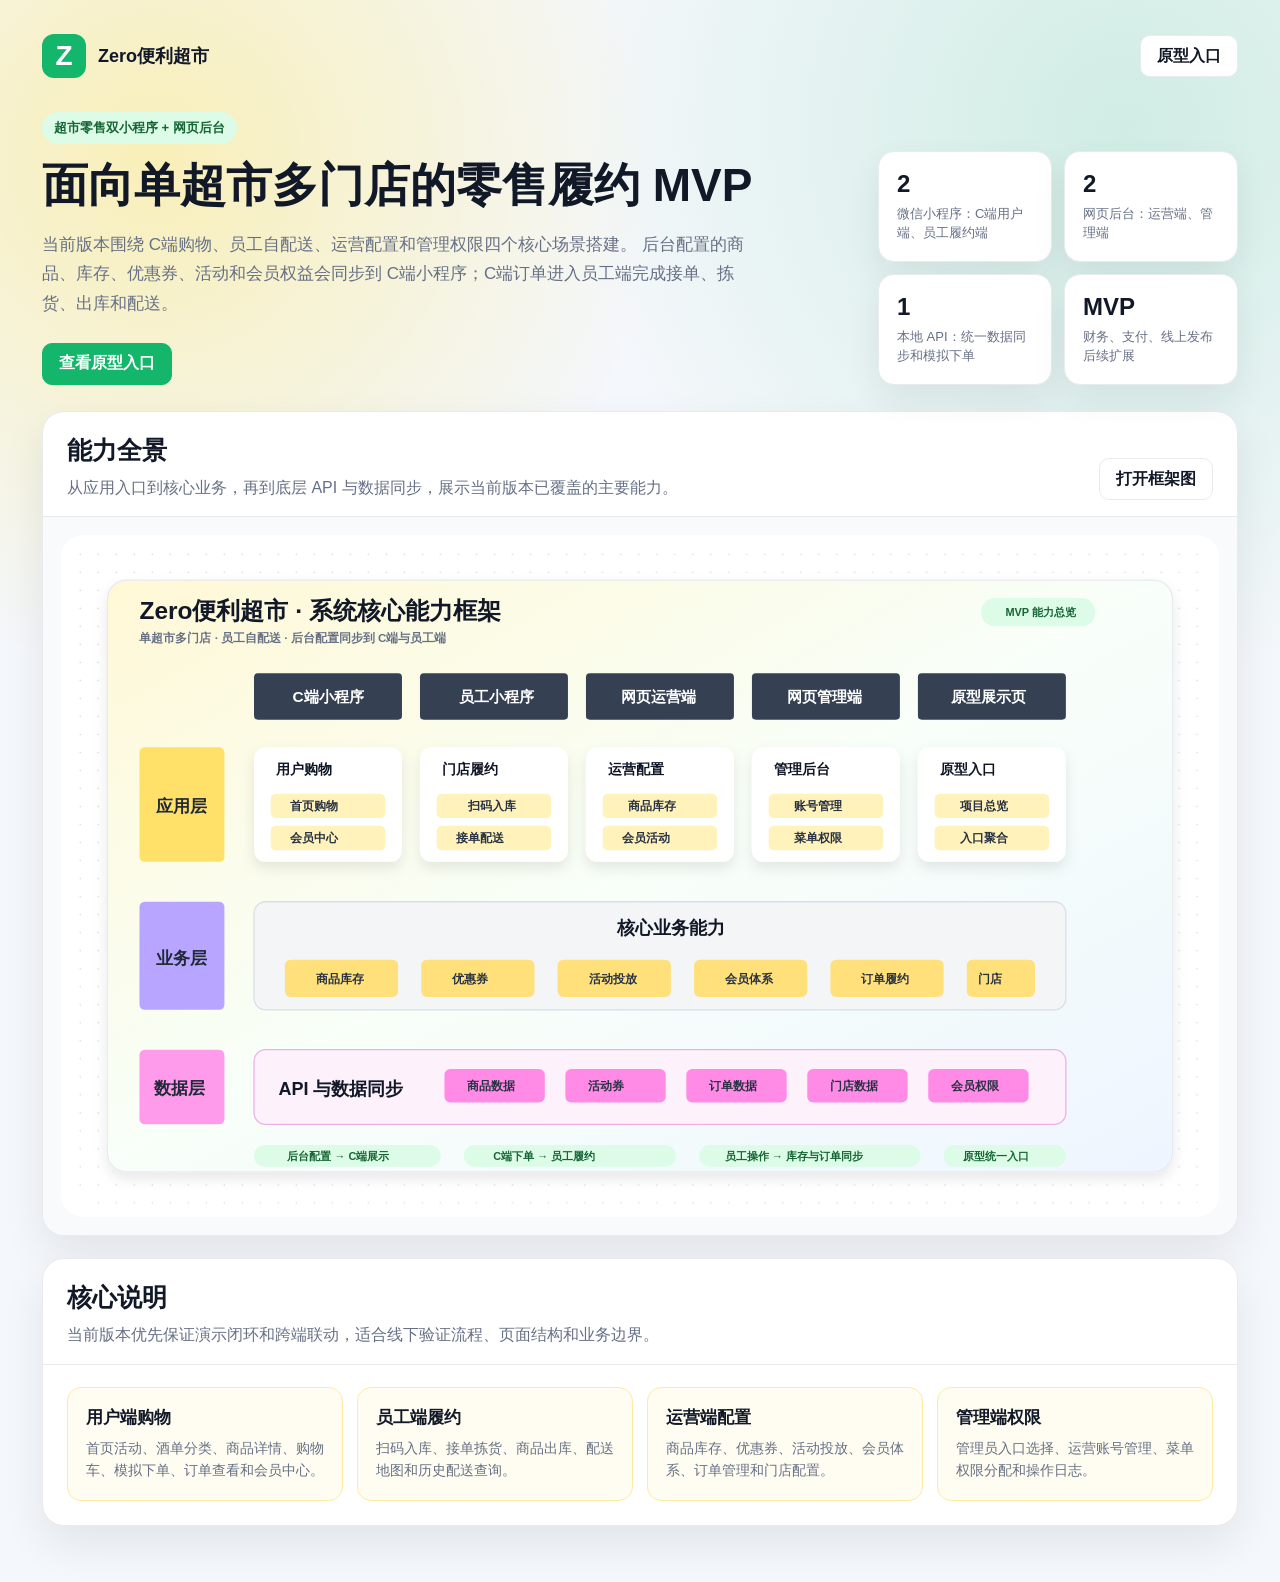
<file: docs/index.html>
<!doctype html>
<html lang="zh-CN">
<head>
  <meta charset="utf-8">
  <meta name="viewport" content="width=device-width, initial-scale=1">
  <meta http-equiv="Cache-Control" content="no-cache, no-store, must-revalidate">
  <meta http-equiv="Pragma" content="no-cache">
  <meta http-equiv="Expires" content="0">
  <title>Zero便利超市零售系统</title>
  <style>
    :root {
      --brand: #13b66b;
      --brand-dark: #07854d;
      --yellow: #ffe45c;
      --ink: #111827;
      --muted: #667085;
      --line: #e7ebf0;
      --bg: #f4f7fb;
      --panel: #ffffff;
      font-family: -apple-system, BlinkMacSystemFont, "Segoe UI", "PingFang SC", "Microsoft YaHei", sans-serif;
    }

    * { box-sizing: border-box; }

    body {
      margin: 0;
      min-height: 100vh;
      background:
        radial-gradient(circle at 12% 10%, rgba(255, 228, 92, .42), transparent 28%),
        radial-gradient(circle at 88% 8%, rgba(19, 182, 107, .16), transparent 30%),
        var(--bg);
      color: var(--ink);
    }

    .page {
      max-width: 1240px;
      margin: 0 auto;
      padding: 34px 22px 56px;
    }

    .nav {
      display: flex;
      justify-content: space-between;
      align-items: center;
      gap: 18px;
      margin-bottom: 34px;
    }

    .brand {
      display: flex;
      align-items: center;
      gap: 12px;
      font-weight: 900;
      font-size: 18px;
    }

    .mark {
      width: 44px;
      height: 44px;
      border-radius: 12px;
      display: grid;
      place-items: center;
      background: var(--brand);
      color: #fff;
      font-size: 28px;
    }

    .nav-links {
      display: flex;
      gap: 10px;
      flex-wrap: wrap;
    }

    a {
      color: inherit;
      text-decoration: none;
    }

    .nav-links a,
    .btn {
      display: inline-flex;
      align-items: center;
      justify-content: center;
      height: 42px;
      padding: 0 16px;
      border-radius: 10px;
      font-weight: 800;
      border: 1px solid var(--line);
      background: #fff;
    }

    .btn.primary {
      border-color: var(--brand);
      background: var(--brand);
      color: #fff;
    }

    .hero {
      display: grid;
      grid-template-columns: 1fr 360px;
      gap: 28px;
      align-items: end;
      margin-bottom: 26px;
    }

    .eyebrow {
      display: inline-flex;
      padding: 7px 12px;
      border-radius: 999px;
      background: #dcfce7;
      color: #166534;
      font-size: 13px;
      font-weight: 900;
      margin-bottom: 16px;
    }

    h1 {
      margin: 0;
      font-size: 46px;
      line-height: 1.12;
      letter-spacing: 0;
    }

    .lead {
      margin: 18px 0 0;
      color: var(--muted);
      font-size: 17px;
      line-height: 1.75;
      max-width: 720px;
    }

    .hero-actions {
      display: flex;
      gap: 12px;
      flex-wrap: wrap;
      margin-top: 24px;
    }

    .summary {
      display: grid;
      grid-template-columns: repeat(2, 1fr);
      gap: 12px;
    }

    .summary-card {
      padding: 18px;
      border-radius: 16px;
      background: #fff;
      border: 1px solid var(--line);
      box-shadow: 0 14px 34px rgba(17, 24, 39, .07);
    }

    .summary-card strong {
      display: block;
      font-size: 24px;
      margin-bottom: 6px;
    }

    .summary-card span {
      color: var(--muted);
      font-size: 13px;
      line-height: 1.5;
    }

    .panel {
      border-radius: 22px;
      background: var(--panel);
      border: 1px solid var(--line);
      box-shadow: 0 18px 44px rgba(17, 24, 39, .08);
      overflow: hidden;
      margin-top: 22px;
    }

    .panel-head {
      display: flex;
      justify-content: space-between;
      gap: 18px;
      align-items: end;
      padding: 22px 24px 16px;
      border-bottom: 1px solid var(--line);
    }

    h2 {
      margin: 0;
      font-size: 25px;
    }

    .panel-head p {
      margin: 8px 0 0;
      color: var(--muted);
      line-height: 1.6;
    }

    .architecture {
      padding: 18px;
      background: #f8fafc;
      overflow: auto;
    }

    .architecture img {
      display: block;
      width: 100%;
      min-width: 980px;
      height: auto;
      border-radius: 18px;
    }

    .capability-grid {
      display: grid;
      grid-template-columns: repeat(4, 1fr);
      gap: 14px;
      padding: 22px 24px 24px;
    }

    .capability {
      padding: 18px;
      border-radius: 14px;
      background: #fffdf1;
      border: 1px solid #ffeaa3;
    }

    .capability strong {
      display: block;
      margin-bottom: 8px;
      font-size: 17px;
    }

    .capability p {
      margin: 0;
      color: var(--muted);
      line-height: 1.6;
      font-size: 14px;
    }

    @media (max-width: 960px) {
      .hero { grid-template-columns: 1fr; }
      .summary { grid-template-columns: repeat(4, 1fr); }
      .capability-grid { grid-template-columns: 1fr 1fr; }
    }

    @media (max-width: 640px) {
      .nav { align-items: flex-start; flex-direction: column; }
      h1 { font-size: 34px; }
      .summary,
      .capability-grid { grid-template-columns: 1fr; }
      .panel-head { display: block; }
    }
  </style>
</head>
<body>
  <main class="page">
    <nav class="nav">
      <a class="brand" href="./index.html">
        <span class="mark">Z</span>
        <span>Zero便利超市</span>
      </a>
      <div class="nav-links">
        <a href="./share/index.html">原型入口</a>
      </div>
    </nav>

    <section class="hero">
      <div>
        <span class="eyebrow">超市零售双小程序 + 网页后台</span>
        <h1>面向单超市多门店的零售履约 MVP</h1>
        <p class="lead">
          当前版本围绕 C端购物、员工自配送、运营配置和管理权限四个核心场景搭建。
          后台配置的商品、库存、优惠券、活动和会员权益会同步到 C端小程序；C端订单进入员工端完成接单、拣货、出库和配送。
        </p>
        <div class="hero-actions">
          <a class="btn primary" href="./share/index.html">查看原型入口</a>
        </div>
      </div>
      <div class="summary">
        <div class="summary-card"><strong>2</strong><span>微信小程序：C端用户端、员工履约端</span></div>
        <div class="summary-card"><strong>2</strong><span>网页后台：运营端、管理端</span></div>
        <div class="summary-card"><strong>1</strong><span>本地 API：统一数据同步和模拟下单</span></div>
        <div class="summary-card"><strong>MVP</strong><span>财务、支付、线上发布后续扩展</span></div>
      </div>
    </section>

    <section class="panel">
      <div class="panel-head">
        <div>
          <h2>能力全景</h2>
          <p>从应用入口到核心业务，再到底层 API 与数据同步，展示当前版本已覆盖的主要能力。</p>
        </div>
        <a class="btn" href="./architecture/system-capability-framework.svg" target="_blank" rel="noreferrer">打开框架图</a>
      </div>
      <div class="architecture">
        <img src="./architecture/system-capability-framework.svg" alt="Zero便利超市系统核心能力框架">
      </div>
    </section>

    <section class="panel">
      <div class="panel-head">
        <div>
          <h2>核心说明</h2>
          <p>当前版本优先保证演示闭环和跨端联动，适合线下验证流程、页面结构和业务边界。</p>
        </div>
      </div>
      <div class="capability-grid">
        <div class="capability">
          <strong>用户端购物</strong>
          <p>首页活动、酒单分类、商品详情、购物车、模拟下单、订单查看和会员中心。</p>
        </div>
        <div class="capability">
          <strong>员工端履约</strong>
          <p>扫码入库、接单拣货、商品出库、配送地图和历史配送查询。</p>
        </div>
        <div class="capability">
          <strong>运营端配置</strong>
          <p>商品库存、优惠券、活动投放、会员体系、订单管理和门店配置。</p>
        </div>
        <div class="capability">
          <strong>管理端权限</strong>
          <p>管理员入口选择、运营账号管理、菜单权限分配和操作日志。</p>
        </div>
      </div>
    </section>
  </main>
</body>
</html>
</file>
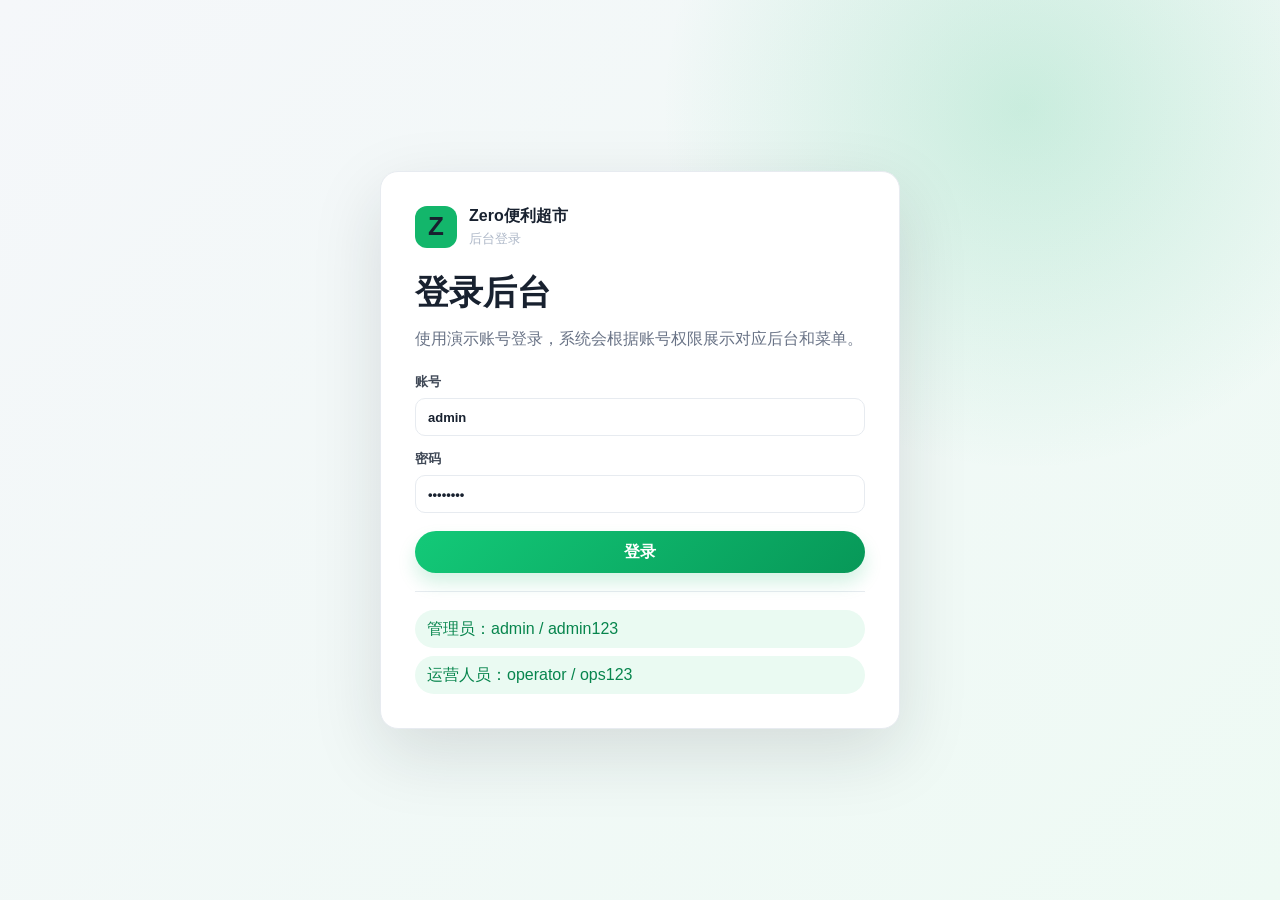
<file: apps/admin-web/index.html>
<!doctype html>
<html lang="zh-CN">
<head>
  <meta charset="utf-8">
  <meta name="viewport" content="width=device-width, initial-scale=1">
  <meta http-equiv="Cache-Control" content="no-cache, no-store, must-revalidate">
  <meta http-equiv="Pragma" content="no-cache">
  <meta http-equiv="Expires" content="0">
  <title>Zero便利超市后台</title>
  <link rel="stylesheet" href="styles.css?v=admin-v4-20260623">
</head>
<body>
  <section class="login-screen" id="loginScreen">
    <div class="login-card">
      <div class="brand entry-brand">
        <div class="brand-mark">Z</div>
        <div>
          <strong>Zero便利超市</strong>
          <span>后台登录</span>
        </div>
      </div>
      <h1>登录后台</h1>
      <p>使用演示账号登录，系统会根据账号权限展示对应后台和菜单。</p>
      <form id="loginForm" class="login-form">
        <label>
          账号
          <input class="input" name="username" value="admin" autocomplete="username">
        </label>
        <label>
          密码
          <input class="input" name="password" value="admin123" type="password" autocomplete="current-password">
        </label>
        <button class="primary">登录</button>
      </form>
      <div class="demo-accounts">
        <button data-fill-login="admin">管理员：admin / admin123</button>
        <button data-fill-login="operator">运营人员：operator / ops123</button>
      </div>
    </div>
  </section>

  <section class="entry-screen hidden" id="entryScreen">
    <div class="entry-card">
      <div class="brand entry-brand">
        <div class="brand-mark">Z</div>
        <div>
          <strong>Zero便利超市</strong>
          <span>后台工作台</span>
        </div>
      </div>
      <span class="store-pill" id="entryUserLabel">当前登录：系统管理员</span>
      <h1>请选择进入的后台</h1>
      <p>检测到当前管理员账号拥有全部后台权限，可按本次工作目标选择入口。</p>
      <div class="entry-grid">
        <button class="entry-option" data-entry-role="operate">
          <strong>进入运营端</strong>
          <span>经营概览、商品库存、优惠券、活动投放、订单和门店</span>
        </button>
        <button class="entry-option" data-entry-role="manage">
          <strong>进入管理端</strong>
          <span>仅系统管理员可进入，包含账号管理、角色权限、操作日志</span>
        </button>
      </div>
    </div>
  </section>

  <div class="app-shell">
    <aside class="sidebar">
      <div class="brand">
        <div class="brand-mark">Z</div>
        <div>
          <strong>Zero便利超市</strong>
          <span>管理运营后台</span>
        </div>
      </div>

      <div class="role-switch">
        <button class="role-btn active" data-role="operate">运营端</button>
        <button class="role-btn" data-role="manage">管理端</button>
      </div>

      <nav class="nav-group nav-operate">
        <button class="nav-btn active" data-page="dashboard">经营概览</button>
        <button class="nav-btn" data-page="products">商品管理</button>
        <button class="nav-btn" data-page="coupons">优惠券配置</button>
        <button class="nav-btn" data-page="campaigns">活动配置</button>
        <button class="nav-btn" data-page="membership">会员体系</button>
        <button class="nav-btn" data-page="orders">订单管理</button>
        <button class="nav-btn" data-page="stores">门店配置</button>
      </nav>

      <nav class="nav-group nav-manage hidden">
        <button class="nav-btn" data-page="accounts">账号管理</button>
        <button class="nav-btn" data-page="permissions">角色权限</button>
        <button class="nav-btn" data-page="logs">操作日志</button>
      </nav>
    </aside>

    <main class="main">
      <header class="topbar">
        <div>
          <h1 id="pageTitle">经营概览</h1>
          <p id="pageDesc">查看门店经营、订单履约、库存预警和活动效果。</p>
        </div>
        <div class="top-actions">
          <span class="store-pill" id="currentUserLabel">未登录</span>
          <span class="store-pill">城南店</span>
          <button class="secondary" id="backEntryBtn">返回入口</button>
          <button class="secondary" id="logoutBtn">退出登录</button>
          <button class="secondary" id="resetDataBtn">重置演示数据</button>
        </div>
      </header>

      <section id="content"></section>
    </main>
  </div>

  <div class="modal hidden" id="modal">
    <div class="modal-panel">
      <div class="modal-head">
        <h2 id="modalTitle">新增</h2>
        <button class="icon-btn" id="closeModalBtn">×</button>
      </div>
      <form id="modalForm" class="modal-body"></form>
    </div>
  </div>

  <div class="toast" id="toast">已保存</div>

  <script src="app.js?v=admin-v4-20260623"></script>
</body>
</html>
</file>
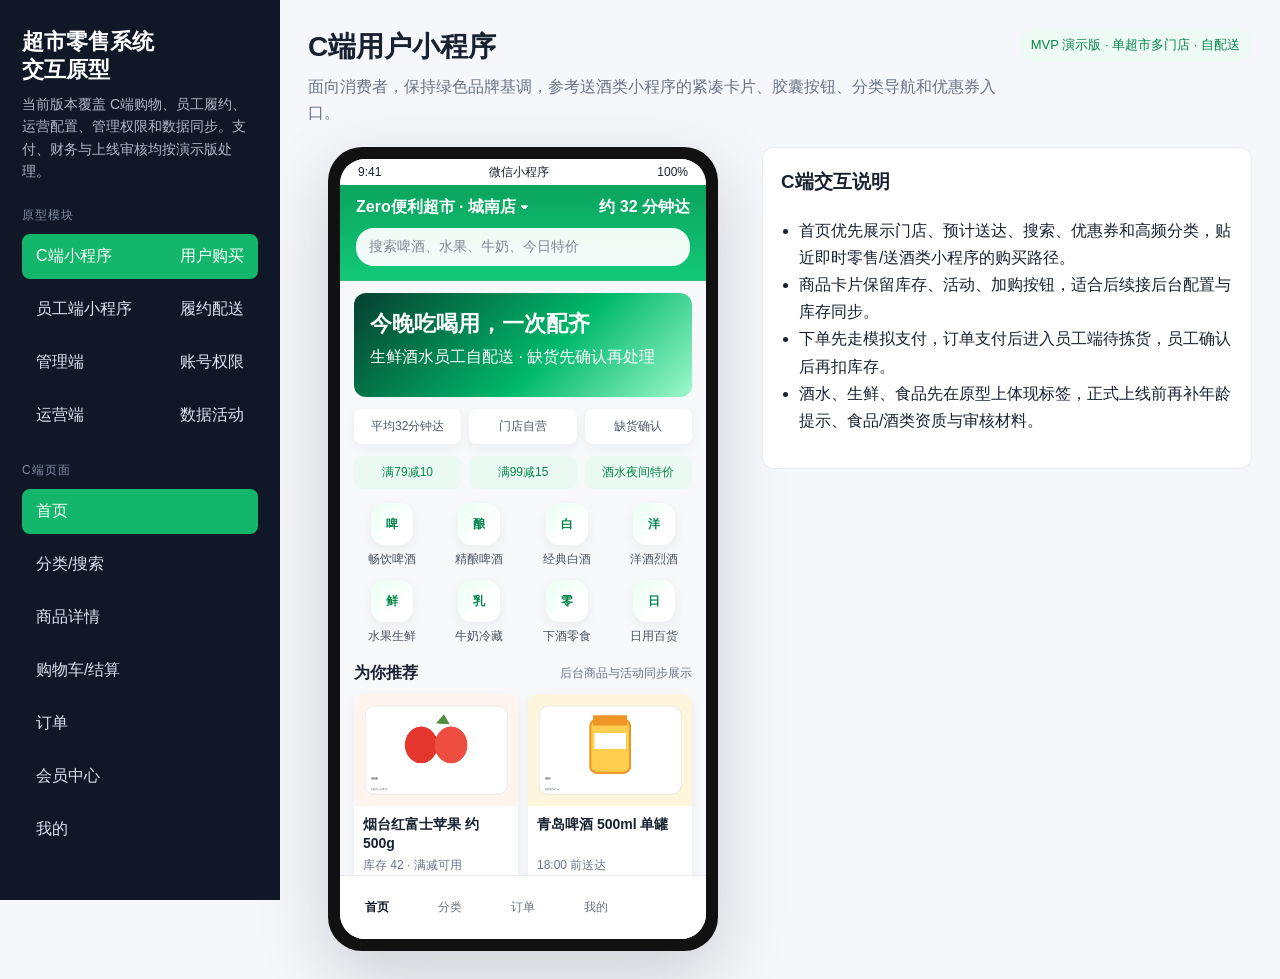
<file: docs/prototype/index.html>
<!doctype html>
<html lang="zh-CN">
<head>
  <meta charset="utf-8">
  <meta name="viewport" content="width=device-width, initial-scale=1">
  <title>超市零售系统交互原型</title>
  <style>
    :root {
      --brand: #13b66b;
      --brand-dark: #07854d;
      --accent: #f24822;
      --green-soft: #eafaf2;
      --ink: #18212f;
      --muted: #697386;
      --line: #e7ebf0;
      --bg: #f5f7fa;
      --panel: #ffffff;
      --soft: #eefaf4;
      --warn: #fff4e8;
      --danger: #e5484d;
      font-family: -apple-system, BlinkMacSystemFont, "Segoe UI", sans-serif;
    }

    * { box-sizing: border-box; }
    body {
      margin: 0;
      background: var(--bg);
      color: var(--ink);
    }

    .shell {
      min-height: 100vh;
      display: grid;
      grid-template-columns: 280px 1fr;
    }

    .side {
      background: #101827;
      color: #fff;
      padding: 28px 22px;
      position: sticky;
      top: 0;
      height: 100vh;
    }

    .side h1 {
      margin: 0 0 10px;
      font-size: 22px;
      line-height: 1.25;
    }

    .side p {
      margin: 0 0 24px;
      color: #aeb8c8;
      line-height: 1.6;
      font-size: 14px;
    }

    .nav-group { margin-top: 24px; }
    .nav-title {
      color: #7f8ba1;
      font-size: 12px;
      letter-spacing: .08em;
      margin-bottom: 10px;
    }

    button {
      font: inherit;
      border: 0;
      cursor: pointer;
    }

    .nav-btn {
      width: 100%;
      display: flex;
      justify-content: space-between;
      align-items: center;
      margin-bottom: 8px;
      padding: 12px 14px;
      border-radius: 8px;
      background: transparent;
      color: #dbe4f0;
      text-align: left;
    }

    .nav-btn.active {
      background: var(--brand);
      color: #fff;
    }

    .content {
      padding: 28px;
    }

    .topbar {
      display: flex;
      justify-content: space-between;
      align-items: flex-start;
      gap: 20px;
      margin-bottom: 22px;
    }

    .topbar h2 {
      margin: 0 0 8px;
      font-size: 28px;
    }

    .topbar p {
      margin: 0;
      color: var(--muted);
      line-height: 1.6;
    }

    .pill {
      display: inline-flex;
      align-items: center;
      gap: 6px;
      padding: 8px 12px;
      border-radius: 999px;
      background: var(--soft);
      color: var(--brand-dark);
      font-size: 13px;
      white-space: nowrap;
    }

    .stage {
      display: grid;
      grid-template-columns: minmax(360px, 430px) 1fr;
      gap: 24px;
      align-items: start;
    }

    .phone {
      width: 390px;
      max-width: 100%;
      margin: 0 auto;
      background: #111;
      padding: 12px;
      border-radius: 34px;
      box-shadow: 0 24px 70px rgba(20, 28, 39, .18);
    }

    .screen {
      height: 780px;
      overflow: hidden;
      background: #f7f8fa;
      border-radius: 25px;
      position: relative;
      display: flex;
      flex-direction: column;
    }

    .status {
      height: 26px;
      display: flex;
      justify-content: space-between;
      align-items: center;
      padding: 0 18px;
      font-size: 12px;
      background: #fff;
    }

    .mini-page {
      display: none;
      flex: 1;
      overflow: auto;
      padding-bottom: 74px;
    }

    .mini-page.active { display: block; }

    .mini-head {
      background: linear-gradient(180deg, #0aa35e, #13c978);
      padding: 12px 16px 14px;
      position: sticky;
      top: 0;
      z-index: 3;
      border-bottom: 1px solid rgba(255, 255, 255, .2);
      color: #fff;
    }

    .store-line {
      display: flex;
      justify-content: space-between;
      align-items: center;
      font-weight: 700;
      margin-bottom: 10px;
    }

    .search {
      background: rgba(255, 255, 255, .94);
      color: #7d8794;
      border-radius: 18px;
      padding: 10px 13px;
      font-size: 14px;
    }

    .hero {
      margin: 12px 14px;
      padding: 16px;
      min-height: 104px;
      border-radius: 12px;
      color: #fff;
      background: linear-gradient(135deg, #063f30, #00b96b 58%, #9df8cc);
    }

    .hero strong {
      display: block;
      font-size: 22px;
      margin-bottom: 8px;
    }

    .coupon-row {
      display: grid;
      grid-template-columns: repeat(3, 1fr);
      gap: 8px;
      margin: 0 14px 12px;
    }

    .coupon {
      background: var(--green-soft);
      color: var(--brand-dark);
      border-radius: 8px;
      padding: 8px;
      font-size: 12px;
      text-align: center;
    }

    .quick-grid {
      display: grid;
      grid-template-columns: repeat(4, 1fr);
      gap: 12px;
      margin: 14px;
      text-align: center;
      font-size: 12px;
      color: #4b5563;
    }

    .quick-icon {
      width: 42px;
      height: 42px;
      display: grid;
      place-items: center;
      margin: 0 auto 6px;
      border-radius: 14px;
      background: linear-gradient(135deg, #e7fff2, #ffffff 62%);
      color: var(--brand-dark);
      font-weight: 800;
      box-shadow: 0 4px 12px rgba(28, 39, 57, .06);
    }

    .service-strip {
      display: grid;
      grid-template-columns: repeat(3, 1fr);
      gap: 8px;
      margin: 0 14px 12px;
    }

    .service-strip div {
      background: #fff;
      border-radius: 8px;
      padding: 9px 7px;
      text-align: center;
      font-size: 12px;
      color: #4f5968;
      box-shadow: 0 4px 12px rgba(28, 39, 57, .05);
    }

    .section-title {
      margin: 18px 14px 10px;
      display: flex;
      justify-content: space-between;
      align-items: center;
      font-weight: 800;
    }

    .section-title span {
      color: var(--muted);
      font-size: 12px;
      font-weight: 500;
    }

    .product-grid {
      display: grid;
      grid-template-columns: 1fr 1fr;
      gap: 10px;
      margin: 0 14px;
    }

    .product-card {
      background: #fff;
      border-radius: 10px;
      overflow: hidden;
      box-shadow: 0 4px 12px rgba(28, 39, 57, .05);
    }

    .product-card img {
      width: 100%;
      height: 112px;
      object-fit: cover;
      display: block;
    }

    .product-info { padding: 9px; }
    .product-name {
      min-height: 38px;
      font-size: 14px;
      line-height: 1.35;
      font-weight: 700;
    }

    .meta {
      color: var(--muted);
      font-size: 12px;
      margin-top: 4px;
    }

    .price-line {
      display: flex;
      justify-content: space-between;
      align-items: center;
      margin-top: 8px;
    }

    .price { color: var(--accent); font-weight: 900; }
    .add {
      width: 28px;
      height: 28px;
      border-radius: 50%;
      background: linear-gradient(135deg, #13c978, #079858);
      color: #fff;
      font-size: 20px;
      line-height: 1;
      font-weight: 900;
    }

    .tabbar {
      position: absolute;
      bottom: 0;
      left: 0;
      right: 0;
      height: 64px;
      background: #fff;
      border-top: 1px solid var(--line);
      display: grid;
      grid-template-columns: repeat(5, 1fr);
      align-items: center;
      text-align: center;
      font-size: 12px;
      z-index: 5;
    }

    .tabbar button {
      background: transparent;
      color: #6b7280;
    }

    .tabbar button.active { color: #111827; font-weight: 900; }

    .category-layout {
      display: grid;
      grid-template-columns: 86px 1fr;
      min-height: 690px;
    }

    .cat-menu {
      background: #fff;
      border-right: 1px solid var(--line);
    }

    .cat-menu button {
      width: 100%;
      background: transparent;
      padding: 15px 8px;
      color: #5d6675;
      border-left: 3px solid transparent;
    }

    .cat-menu button.active {
      background: #fff;
      color: var(--brand-dark);
      border-left-color: var(--brand);
      font-weight: 800;
    }

    .list-card {
      margin: 10px;
      background: #fff;
      border-radius: 10px;
      padding: 10px;
      display: grid;
      grid-template-columns: 78px 1fr;
      gap: 10px;
    }

    .list-card img {
      width: 78px;
      height: 78px;
      border-radius: 8px;
      object-fit: cover;
    }

    .detail-cover {
      width: 100%;
      height: 300px;
      object-fit: cover;
      background: #fff;
    }

    .detail-panel {
      background: #fff;
      margin-top: -12px;
      border-radius: 16px 16px 0 0;
      padding: 18px 16px;
      position: relative;
    }

    .detail-title {
      font-size: 22px;
      font-weight: 900;
      line-height: 1.35;
      margin-bottom: 8px;
    }

    .promise {
      display: grid;
      grid-template-columns: repeat(3, 1fr);
      gap: 8px;
      margin: 12px 0;
    }

    .promise div {
      background: #f6f8fa;
      border-radius: 8px;
      padding: 8px 6px;
      text-align: center;
      font-size: 12px;
      color: #596273;
    }

    .bottom-action {
      position: absolute;
      bottom: 64px;
      left: 0;
      right: 0;
      background: #fff;
      border-top: 1px solid var(--line);
      padding: 10px 14px;
      display: grid;
      grid-template-columns: 1fr 1.4fr;
      gap: 10px;
      z-index: 4;
    }

    .ghost-btn, .primary-btn {
      border-radius: 22px;
      padding: 12px;
      font-weight: 800;
    }

    .ghost-btn { background: var(--green-soft); color: var(--brand-dark); }
    .primary-btn { background: linear-gradient(135deg, #13c978, #079858); color: #fff; }

    .cart-item, .order-card, .profile-card {
      background: #fff;
      border-radius: 12px;
      margin: 12px 14px;
      padding: 13px;
    }

    .cart-item {
      display: grid;
      grid-template-columns: 78px 1fr;
      gap: 10px;
    }

    .cart-item img {
      width: 78px;
      height: 78px;
      border-radius: 8px;
      object-fit: cover;
    }

    .checkout {
      position: absolute;
      left: 0;
      right: 0;
      bottom: 64px;
      background: #fff;
      border-top: 1px solid var(--line);
      display: grid;
      grid-template-columns: 1fr 132px;
      align-items: center;
      gap: 10px;
      padding: 12px 14px;
      z-index: 4;
    }

    .order-status {
      display: flex;
      justify-content: space-between;
      margin-top: 12px;
      color: var(--muted);
      font-size: 12px;
    }

    .order-status b { color: var(--brand-dark); }

    .form-block {
      background: #fff;
      border-radius: 12px;
      margin: 12px 14px;
      padding: 13px;
    }

    .form-row {
      display: flex;
      justify-content: space-between;
      gap: 10px;
      padding: 10px 0;
      border-bottom: 1px solid var(--line);
      font-size: 14px;
    }

    .form-row:last-child { border-bottom: 0; }
    .form-row span:last-child { color: var(--muted); text-align: right; }

    .task-card {
      background: #fff;
      border-radius: 12px;
      margin: 12px 14px;
      padding: 14px;
      border-left: 4px solid var(--brand);
      box-shadow: 0 4px 12px rgba(28, 39, 57, .05);
    }

    .task-grid {
      display: grid;
      grid-template-columns: repeat(3, 1fr);
      gap: 10px;
      margin: 14px;
    }

    .task-metric {
      background: #fff;
      border-radius: 12px;
      padding: 14px 8px;
      text-align: center;
      box-shadow: 0 4px 12px rgba(28, 39, 57, .05);
    }

    .task-metric b {
      display: block;
      font-size: 22px;
      color: var(--brand-dark);
    }

    .scan-box {
      margin: 14px;
      height: 190px;
      border: 2px dashed #9bd8ba;
      border-radius: 18px;
      background: #f2fbf6;
      display: grid;
      place-items: center;
      color: var(--brand-dark);
      text-align: center;
      font-weight: 800;
    }

    .staff-action-row {
      display: grid;
      grid-template-columns: 1fr 1fr;
      gap: 10px;
      margin: 12px 14px;
    }

    .profile-hero {
      background: linear-gradient(135deg, #13b66b, #07854d);
      color: #fff;
      padding: 24px 18px;
      border-radius: 0 0 20px 20px;
    }

    .admin {
      display: none;
      background: var(--panel);
      border-radius: 12px;
      min-height: 760px;
      box-shadow: 0 16px 48px rgba(20, 28, 39, .08);
      overflow: hidden;
    }

    body.mode-manage .admin.active,
    body.mode-operate .admin.active { display: grid; grid-template-columns: 220px 1fr; }

    .admin-side {
      background: #172033;
      color: #d8e0ee;
      padding: 20px 14px;
    }

    .admin-logo {
      color: #fff;
      font-size: 18px;
      font-weight: 900;
      margin: 0 0 22px 8px;
    }

    .admin-side button {
      width: 100%;
      text-align: left;
      background: transparent;
      color: #cad4e4;
      padding: 11px 12px;
      margin-bottom: 6px;
      border-radius: 8px;
    }

    .admin-side button.active {
      background: var(--brand);
      color: #fff;
    }

    .admin-main { background: #f6f8fb; }

    .admin-top {
      height: 64px;
      background: #fff;
      border-bottom: 1px solid var(--line);
      display: flex;
      justify-content: space-between;
      align-items: center;
      padding: 0 22px;
    }

    .admin-page {
      display: none;
      padding: 22px;
    }

    .admin-page.active { display: block; }

    .metric-grid {
      display: grid;
      grid-template-columns: repeat(4, 1fr);
      gap: 14px;
      margin-bottom: 18px;
    }

    .metric, .panel {
      background: #fff;
      border-radius: 8px;
      border: 1px solid var(--line);
    }

    .metric { padding: 16px; }
    .metric small { color: var(--muted); }
    .metric strong {
      display: block;
      font-size: 26px;
      margin-top: 8px;
    }

    .panel {
      padding: 16px;
      margin-bottom: 16px;
    }

    .panel-head {
      display: flex;
      justify-content: space-between;
      align-items: center;
      margin-bottom: 14px;
    }

    .panel-head h3 { margin: 0; font-size: 18px; }

    .tool-row {
      display: flex;
      gap: 10px;
      flex-wrap: wrap;
      margin-bottom: 14px;
    }

    .input {
      height: 38px;
      border: 1px solid var(--line);
      background: #fff;
      border-radius: 8px;
      padding: 0 12px;
      color: var(--muted);
      min-width: 160px;
      display: inline-flex;
      align-items: center;
    }

    .small-primary {
      height: 38px;
      border-radius: 8px;
      background: var(--brand);
      color: #fff;
      padding: 0 14px;
      font-weight: 800;
    }

    table {
      width: 100%;
      border-collapse: collapse;
      background: #fff;
      font-size: 14px;
    }

    th, td {
      text-align: left;
      padding: 12px 10px;
      border-bottom: 1px solid var(--line);
      vertical-align: middle;
    }

    th {
      color: #5f6877;
      font-weight: 700;
      background: #fafbfc;
    }

    .tag {
      display: inline-flex;
      align-items: center;
      padding: 4px 8px;
      border-radius: 999px;
      background: #eefaf4;
      color: var(--brand-dark);
      font-size: 12px;
      font-weight: 700;
    }

    .tag.orange { background: #fff1e8; color: #b85015; }
    .tag.red { background: #fff0f1; color: var(--danger); }

    .flow {
      display: grid;
      grid-template-columns: repeat(5, 1fr);
      gap: 8px;
      margin-top: 14px;
    }

    .flow div {
      background: #fff;
      border: 1px solid var(--line);
      border-radius: 8px;
      padding: 12px;
      font-size: 13px;
      color: #4c5565;
    }

    .notes {
      background: #fff;
      border: 1px solid var(--line);
      border-radius: 12px;
      padding: 18px;
      line-height: 1.7;
    }

    .notes h3 { margin-top: 0; }
    .notes ul { padding-left: 18px; }

    .app-only { display: block; }
    .staff-only, .admin-only, .manage-only, .operate-only { display: none; }

    body.mode-staff .app-only { display: none; }
    body.mode-staff .staff-only { display: block; }
    body.mode-staff .mini-page.staff-only { display: none; }
    body.mode-staff .mini-page.staff-only.active { display: block; }
    body.mode-staff .tabbar.app-tabs { display: none; }
    body:not(.mode-staff) .staff-tabs { display: none; }
    body.mode-staff .staff-tabs { display: grid; }

    body.mode-manage .stage,
    body.mode-operate .stage { display: block; }
    body.mode-manage .phone,
    body.mode-operate .phone,
    body.mode-manage .app-only,
    body.mode-operate .app-only,
    body.mode-manage .staff-only,
    body.mode-operate .staff-only { display: none; }
    body.mode-manage .admin,
    body.mode-operate .admin,
    body.mode-manage .admin-only,
    body.mode-operate .admin-only { display: grid; }
    body.mode-manage .admin-only.notes,
    body.mode-operate .admin-only.notes { display: block; }
    body.mode-manage .manage-only { display: block; }
    body.mode-operate .operate-only { display: block; }
    body.mode-manage .operate-only { display: none; }
    body.mode-operate .manage-only { display: none; }

    @media (max-width: 980px) {
      .shell { grid-template-columns: 1fr; }
      .side { position: relative; height: auto; }
      .stage { grid-template-columns: 1fr; }
      .metric-grid { grid-template-columns: repeat(2, 1fr); }
      .admin.active { grid-template-columns: 1fr; }
      .admin-side { display: flex; overflow-x: auto; gap: 8px; }
      .admin-logo { display: none; }
      .admin-side button { min-width: 120px; }
    }
  </style>
</head>
<body>
  <div class="shell">
    <aside class="side">
      <h1>超市零售系统<br>交互原型</h1>
      <p>当前版本覆盖 C端购物、员工履约、运营配置、管理权限和数据同步。支付、财务与上线审核均按演示版处理。</p>

      <div class="nav-group">
        <div class="nav-title">原型模块</div>
        <button class="nav-btn active" data-mode="app">C端小程序 <span>用户购买</span></button>
        <button class="nav-btn" data-mode="staff">员工端小程序 <span>履约配送</span></button>
        <button class="nav-btn" data-mode="manage">管理端 <span>账号权限</span></button>
        <button class="nav-btn" data-mode="operate">运营端 <span>数据活动</span></button>
      </div>

      <div class="nav-group app-only">
        <div class="nav-title">C端页面</div>
        <button class="nav-btn active mini-nav" data-page="home">首页</button>
        <button class="nav-btn mini-nav" data-page="category">分类/搜索</button>
        <button class="nav-btn mini-nav" data-page="detail">商品详情</button>
        <button class="nav-btn mini-nav" data-page="cart">购物车/结算</button>
        <button class="nav-btn mini-nav" data-page="orders">订单</button>
        <button class="nav-btn mini-nav" data-page="member">会员中心</button>
        <button class="nav-btn mini-nav" data-page="profile">我的</button>
      </div>

      <div class="nav-group staff-only">
        <div class="nav-title">员工端页面</div>
        <button class="nav-btn active mini-nav" data-page="staff-home">工作台</button>
        <button class="nav-btn mini-nav" data-page="staff-orders">订单处理</button>
        <button class="nav-btn mini-nav" data-page="staff-pick">拣货核验</button>
        <button class="nav-btn mini-nav" data-page="staff-stock">扫码出入库</button>
        <button class="nav-btn mini-nav" data-page="staff-delivery">配送任务</button>
        <button class="nav-btn mini-nav" data-page="staff-history">历史配送</button>
      </div>

      <div class="nav-group manage-only">
        <div class="nav-title">管理端页面</div>
        <button class="nav-btn active admin-nav" data-admin="accounts">账号管理</button>
        <button class="nav-btn admin-nav" data-admin="permissions">菜单权限</button>
        <button class="nav-btn admin-nav" data-admin="audit">操作日志</button>
      </div>

      <div class="nav-group operate-only">
        <div class="nav-title">运营端页面</div>
        <button class="nav-btn active admin-nav" data-admin="dash">经营概览</button>
        <button class="nav-btn admin-nav" data-admin="goods">商品管理</button>
        <button class="nav-btn admin-nav" data-admin="coupons">优惠券配置</button>
        <button class="nav-btn admin-nav" data-admin="campaigns">活动配置</button>
        <button class="nav-btn admin-nav" data-admin="membership">会员体系</button>
        <button class="nav-btn admin-nav" data-admin="admin-orders">订单管理</button>
        <button class="nav-btn admin-nav" data-admin="stores">门店配置</button>
      </div>
    </aside>

    <main class="content">
      <div class="topbar">
        <div>
          <h2 id="title">C端用户小程序</h2>
          <p id="subtitle">面向消费者，保持绿色品牌基调，参考送酒类小程序的紧凑卡片、胶囊按钮、分类导航和优惠券入口。</p>
        </div>
        <div class="pill">MVP 演示版 · 单超市多门店 · 自配送</div>
      </div>

      <div class="stage">
        <section class="phone">
          <div class="screen">
            <div class="status"><span>9:41</span><span>微信小程序</span><span>100%</span></div>

            <div class="mini-page active" id="home">
              <div class="mini-head">
                <div class="store-line"><span>Zero便利超市 · 城南店 ▾</span><span>约 32 分钟达</span></div>
                <div class="search">搜索啤酒、水果、牛奶、今日特价</div>
              </div>
              <div class="hero"><strong>今晚吃喝用，一次配齐</strong>生鲜酒水员工自配送 · 缺货先确认再处理</div>
              <div class="service-strip">
                <div>平均32分钟达</div>
                <div>门店自营</div>
                <div>缺货确认</div>
              </div>
              <div class="coupon-row">
                <div class="coupon">满79减10</div>
                <div class="coupon">满99减15</div>
                <div class="coupon">酒水夜间特价</div>
              </div>
              <div class="quick-grid">
                <div><div class="quick-icon">啤</div>畅饮啤酒</div>
                <div><div class="quick-icon">酿</div>精酿啤酒</div>
                <div><div class="quick-icon">白</div>经典白酒</div>
                <div><div class="quick-icon">洋</div>洋酒烈酒</div>
                <div><div class="quick-icon">鲜</div>水果生鲜</div>
                <div><div class="quick-icon">乳</div>牛奶冷藏</div>
                <div><div class="quick-icon">零</div>下酒零食</div>
                <div><div class="quick-icon">日</div>日用百货</div>
              </div>
              <div class="section-title">为你推荐 <span>后台商品与活动同步展示</span></div>
              <div class="product-grid">
                <article class="product-card">
                  <img src="assets/apple.png" alt="苹果">
                  <div class="product-info">
                    <div class="product-name">烟台红富士苹果 约500g</div>
                    <div class="meta">库存 42 · 满减可用</div>
                    <div class="price-line"><span class="price">¥6.90</span><button class="add">+</button></div>
                  </div>
                </article>
                <article class="product-card">
                  <img src="assets/beer.png" alt="啤酒">
                  <div class="product-info">
                    <div class="product-name">青岛啤酒 500ml 单罐</div>
                    <div class="meta">18:00 前送达</div>
                    <div class="price-line"><span class="price">¥5.50</span><button class="add">+</button></div>
                  </div>
                </article>
                <article class="product-card">
                  <img src="assets/milk.png" alt="牛奶">
                  <div class="product-info">
                    <div class="product-name">鲜牛奶 950ml 冷藏配送</div>
                    <div class="meta">低温商品</div>
                    <div class="price-line"><span class="price">¥13.80</span><button class="add">+</button></div>
                  </div>
                </article>
                <article class="product-card">
                  <img src="assets/vegetable.png" alt="蔬菜">
                  <div class="product-info">
                    <div class="product-name">精选上海青 约400g</div>
                    <div class="meta">生鲜称重</div>
                    <div class="price-line"><span class="price">¥4.99</span><button class="add">+</button></div>
                  </div>
                </article>
              </div>
            </div>

            <div class="mini-page" id="category">
              <div class="mini-head">
                <div class="store-line"><span>分类</span><span>7张优惠券 ›</span></div>
                <div class="search">搜索商品名称/条码</div>
              </div>
              <div class="service-strip">
                <div>平均15分钟达</div>
                <div>门店自营</div>
                <div>100%真品</div>
              </div>
              <div class="category-layout">
                <div class="cat-menu">
                  <button class="active">热销</button><button>水果生鲜</button><button>酒水饮料</button><button>牛奶冷藏</button><button>休闲零食</button><button>日用百货</button>
                </div>
                <div>
                  <div class="list-card">
                    <img src="assets/beer.png" alt="啤酒">
                    <div><b>青岛啤酒 500ml</b><div class="meta">库存 126 · 限时特价</div><div class="price-line"><span class="price">¥5.50</span><button class="add">+</button></div></div>
                  </div>
                  <div class="list-card">
                    <img src="assets/apple.png" alt="苹果">
                    <div><b>红富士苹果 500g</b><div class="meta">后台同步库存 42</div><div class="price-line"><span class="price">¥6.90</span><button class="add">+</button></div></div>
                  </div>
                  <div class="list-card">
                    <img src="assets/milk.png" alt="牛奶">
                    <div><b>鲜牛奶 950ml</b><div class="meta">冷藏 · 库存 18</div><div class="price-line"><span class="price">¥13.80</span><button class="add">+</button></div></div>
                  </div>
                </div>
              </div>
            </div>

            <div class="mini-page" id="detail">
              <img class="detail-cover" src="assets/beer.png" alt="商品详情">
              <div class="detail-panel">
                <div class="price">¥5.50 <span class="meta">限时价 ¥6.50</span></div>
                <div class="detail-title">青岛啤酒 500ml 单罐</div>
                <div class="meta">酒水饮料 · 城南店库存 126 · 下单后员工自配送</div>
                <div class="promise">
                  <div>满79减10</div><div>30分钟左右达</div><div>缺货可退</div>
                </div>
                <div class="section-title" style="margin-left:0;margin-right:0;">商品说明 <span>后台配置</span></div>
                <p class="meta">适合聚餐、夜宵场景。演示版展示价格、库存、活动标签和配送承诺，后续可增加规格选择与年龄提示。</p>
                <div class="form-block" style="margin-left:0;margin-right:0;">
                  <div class="form-row"><b>活动</b><span>满79减10，酒水夜间特价</span></div>
                  <div class="form-row"><b>配送</b><span>城南店员工自配送，约32分钟达</span></div>
                  <div class="form-row"><b>提示</b><span>酒类商品请确认购买人已成年</span></div>
                </div>
              </div>
              <div class="bottom-action">
                <button class="ghost-btn">加入购物车</button>
                <button class="primary-btn">立即购买</button>
              </div>
            </div>

            <div class="mini-page" id="cart">
              <div class="mini-head">
                <div class="store-line"><span>购物车</span><span>共7张券可用 ›</span></div>
                <div class="search">通用｜满79减10｜6天后到期</div>
              </div>
              <div class="cart-item">
                <img src="assets/beer.png" alt="啤酒">
                <div><b>青岛啤酒 500ml</b><div class="meta">¥5.50 × 6</div><div class="price-line"><span class="price">¥33.00</span><span>− 6 +</span></div></div>
              </div>
              <div class="cart-item">
                <img src="assets/apple.png" alt="苹果">
                <div><b>红富士苹果 500g</b><div class="meta">¥6.90 × 2</div><div class="price-line"><span class="price">¥13.80</span><span>− 2 +</span></div></div>
              </div>
              <div class="cart-item">
                <img src="assets/milk.png" alt="牛奶">
                <div><b>鲜牛奶 950ml</b><div class="meta">¥13.80 × 1</div><div class="price-line"><span class="price">¥13.80</span><span>− 1 +</span></div></div>
              </div>
              <div class="order-card">
                <b>配送信息</b>
                <div class="meta">绿洲小区 3 栋 1602 · 李先生 138****8888</div>
                <div class="meta">期望 18:00-19:00 送达 · 员工自配送</div>
              </div>
              <div class="form-block">
                <div class="form-row"><b>优惠券</b><span>满79减10，暂未满足</span></div>
                <div class="form-row"><b>配送费</b><span>¥3.00，满99免配送费</span></div>
                <div class="form-row"><b>订单备注</b><span>啤酒要冰的，水果挑硬一点</span></div>
                <div class="form-row"><b>支付方式</b><span>模拟微信支付</span></div>
              </div>
              <div class="checkout">
                <div><b>合计 ¥63.60</b><div class="meta">含配送费 ¥3.00，模拟支付</div></div>
                <button class="primary-btn">提交订单</button>
              </div>
            </div>

            <div class="mini-page" id="orders">
              <div class="mini-head">
                <div class="store-line"><span>我的订单</span><span>全部 ▾</span></div>
                <div class="search">搜索订单/商品</div>
              </div>
              <div class="order-card">
                <div class="price-line"><b>订单 #20260621001</b><span class="tag">配送中</span></div>
                <div class="meta">青岛啤酒、苹果、牛奶等 3 件 · ¥60.60</div>
                <div class="order-status"><span>已支付</span><span>已拣货</span><b>配送中</b><span>已完成</span></div>
                <div class="form-block" style="margin:12px 0 0;">
                  <div class="form-row"><b>14:18</b><span>员工张师傅已完成拣货</span></div>
                  <div class="form-row"><b>14:24</b><span>订单开始配送，预计 18:30 前送达</span></div>
                </div>
              </div>
              <div class="order-card">
                <div class="price-line"><b>订单 #20260620018</b><span class="tag orange">待拣货</span></div>
                <div class="meta">上海青、鸡蛋、调味料等 5 件 · ¥48.20</div>
                <div class="order-status"><b>待拣货</b><span>配送中</span><span>完成</span></div>
                <div class="staff-action-row" style="margin-left:0;margin-right:0;"><button class="ghost-btn">申请售后</button><button class="primary-btn">查看详情</button></div>
              </div>
            </div>

            <div class="mini-page" id="profile">
              <div class="profile-hero">
                <h2 style="margin:0 0 6px;">ZeroWesley ›</h2>
                <div>Zero便利超市 · 城南店常购用户</div>
              </div>
              <div class="profile-card" style="background:linear-gradient(135deg,#080c10,#111827 58%,#0b3a2b);color:#fff;">
                <b>金卡会员</b><div class="meta" style="color:rgba(255,255,255,.72);">成长值 1680 · 距黑金会员还差1320</div>
              </div>
              <div class="profile-card"><b>我的优惠券</b><div class="meta">7张券可用 · 满减、商品券、新人券</div></div>
              <div class="profile-card"><b>我的订单</b><div class="meta">待支付、待收货、评价、售后/退款</div></div>
              <div class="profile-card"><b>常用服务</b><div class="meta">地址管理、客服帮助、发票说明、商品鉴别、合作咨询</div></div>
            </div>

            <div class="mini-page" id="member">
              <div class="profile-hero" style="background:linear-gradient(135deg,#080c10,#111827 58%,#0b3a2b);">
                <h2 style="margin:0 0 6px;color:#d9f7ad;">金卡会员</h2>
                <div>ZeroWesley · 成长值 1680</div>
                <div class="progress" style="margin-top:14px;"><div class="bar" style="width:56%;background:linear-gradient(90deg,#d9f7ad,#13c978);"></div></div>
                <div style="margin-top:8px;color:rgba(255,255,255,.72);">每消费1元累计1成长值，酒水订单额外+20%</div>
              </div>
              <div class="profile-card"><b>会员权益</b><div class="meta">每月会员券、会员专享价、缺货优先确认</div></div>
              <div class="profile-card"><b>会员券</b><div class="meta">100101 ｜ 会员专享满49减5</div></div>
              <div class="profile-card"><b>会员价商品</b><div class="meta">青岛啤酒 ¥4.90、鲜牛奶 ¥12.80</div></div>
            </div>

            <div class="mini-page staff-only" id="staff-home">
              <div class="mini-head">
                <div class="store-line"><span>员工工作台 · 城南店</span><span>张师傅</span></div>
                <div class="search">今日任务：接单、拣货、出入库、配送</div>
              </div>
              <div class="task-grid">
                <div class="task-metric"><b>12</b>待接单</div>
                <div class="task-metric"><b>8</b>待拣货</div>
                <div class="task-metric"><b>5</b>配送中</div>
              </div>
              <div class="task-card">
                <div class="price-line"><b>紧急订单 #20260621003</b><span class="tag red">缺货异常</span></div>
                <div class="meta">鲜牛奶库存不足，需要确认替换或退款模拟</div>
              </div>
              <div class="task-card">
                <div class="price-line"><b>配送提醒</b><span class="tag">18:30前送达</span></div>
                <div class="meta">绿洲小区 3 栋 1602 · 距离 1.2km</div>
              </div>
              <div class="staff-action-row">
                <button class="primary-btn">开始接单</button>
                <button class="ghost-btn">扫码入库</button>
              </div>
            </div>

            <div class="mini-page staff-only" id="staff-orders">
              <div class="mini-head">
                <div class="store-line"><span>订单处理</span><span>待处理 12</span></div>
                <div class="search">搜索订单号/手机号/地址</div>
              </div>
              <div class="order-card">
                <div class="price-line"><b>#20260621002 周女士</b><span class="tag orange">待接单</span></div>
                <div class="meta">上海青、鸡蛋、调味料等 5 件 · ¥48.20</div>
                <div class="meta">云桥花园 6 栋 · 备注：菜要新鲜</div>
                <div class="staff-action-row"><button class="primary-btn">接单</button><button class="ghost-btn">拒单</button></div>
              </div>
              <div class="order-card">
                <div class="price-line"><b>#20260621001 李先生</b><span class="tag">已接单</span></div>
                <div class="meta">啤酒、苹果、牛奶等 3 件 · ¥63.60</div>
                <div class="staff-action-row"><button class="primary-btn">去拣货</button><button class="ghost-btn">查看地址</button></div>
              </div>
            </div>

            <div class="mini-page staff-only" id="staff-pick">
              <div class="mini-head">
                <div class="store-line"><span>拣货核验</span><span>#20260621001</span></div>
                <div class="search">逐项核验，确认后扣减库存</div>
              </div>
              <div class="cart-item">
                <img src="assets/beer.png" alt="啤酒">
                <div><b>青岛啤酒 500ml</b><div class="meta">应拣 6 · 货架库存 126</div><div class="price-line"><span class="tag">已核验</span><span>扫码确认</span></div></div>
              </div>
              <div class="cart-item">
                <img src="assets/apple.png" alt="苹果">
                <div><b>红富士苹果 500g</b><div class="meta">应拣 2 · 生鲜称重可调整</div><div class="price-line"><span class="tag orange">待核验</span><span>改数量</span></div></div>
              </div>
              <div class="cart-item">
                <img src="assets/milk.png" alt="牛奶">
                <div><b>鲜牛奶 950ml</b><div class="meta">应拣 1 · 库存 8，低于预警</div><div class="price-line"><span class="tag red">库存预警</span><span>报缺货</span></div></div>
              </div>
              <div class="bottom-action">
                <button class="ghost-btn">异常上报</button>
                <button class="primary-btn">完成拣货</button>
              </div>
            </div>

            <div class="mini-page staff-only" id="staff-stock">
              <div class="mini-head">
                <div class="store-line"><span>扫码出入库</span><span>城南店</span></div>
                <div class="search">支持手机扫码或手动输入条码</div>
              </div>
              <div class="scan-box">扫码区域<br><span class="meta">对准商品条码进行识别</span></div>
              <div class="form-block">
                <div class="form-row"><b>商品</b><span>青岛啤酒 500ml</span></div>
                <div class="form-row"><b>操作类型</b><span>补货入库</span></div>
                <div class="form-row"><b>数量</b><span>+36</span></div>
                <div class="form-row"><b>同步结果</b><span>写入库存记录</span></div>
              </div>
              <div class="staff-action-row"><button class="primary-btn">确认入库</button><button class="ghost-btn">改为出库</button></div>
            </div>

            <div class="mini-page staff-only" id="staff-delivery">
              <div class="mini-head">
                <div class="store-line"><span>配送任务</span><span>5 单</span></div>
                <div class="search">按距离和承诺送达时间排序</div>
              </div>
              <div class="order-card">
                <div class="price-line"><b>李先生 · 1.2km</b><span class="tag">配送中</span></div>
                <div class="meta">绿洲小区 3 栋 1602 · 138****8888</div>
                <div class="meta">商品 3 件 · 预计 18:30 前送达</div>
                <div class="staff-action-row"><button class="primary-btn">确认送达</button><button class="ghost-btn">联系用户</button></div>
              </div>
              <div class="order-card">
                <div class="price-line"><b>王先生 · 2.4km</b><span class="tag orange">待出发</span></div>
                <div class="meta">万达公寓 12 层 · 酒水 2 件</div>
                <div class="staff-action-row"><button class="primary-btn">开始配送</button><button class="ghost-btn">异常报备</button></div>
              </div>
            </div>

            <div class="mini-page staff-only" id="staff-history">
              <div class="mini-head">
                <div class="store-line"><span>历史配送</span><span>本周 42 单</span></div>
                <div class="search">搜索订单号、用户、地址</div>
              </div>
              <div class="order-card">
                <div class="price-line"><b>#20260620018 周女士</b><span class="tag">已完成</span></div>
                <div class="meta">云桥花园 6 栋 · 商品 5 件 · 32分钟送达</div>
                <div class="form-block" style="margin:12px 0 0;">
                  <div class="form-row"><b>接单</b><span>14:02 张师傅</span></div>
                  <div class="form-row"><b>出库</b><span>14:18 商品核验完成</span></div>
                  <div class="form-row"><b>送达</b><span>14:34 用户确认收货</span></div>
                </div>
              </div>
              <div class="order-card">
                <div class="price-line"><b>#20260619027 李先生</b><span class="tag">已完成</span></div>
                <div class="meta">绿洲小区 3 栋 · 酒水 2 件 · 无异常</div>
                <div class="staff-action-row"><button class="ghost-btn">查看轨迹</button><button class="primary-btn">复制订单号</button></div>
              </div>
            </div>

            <div class="tabbar app-tabs">
              <button class="active tab-nav" data-page="home">首页</button>
              <button class="tab-nav" data-page="category">分类</button>
              <button class="tab-nav" data-page="orders">订单</button>
              <button class="tab-nav" data-page="profile">我的</button>
            </div>
            <div class="tabbar staff-tabs">
              <button class="active tab-nav" data-page="staff-home">工作台</button>
              <button class="tab-nav" data-page="staff-orders">订单</button>
              <button class="tab-nav" data-page="staff-stock">扫码</button>
              <button class="tab-nav" data-page="staff-delivery">配送</button>
              <button class="tab-nav" data-page="staff-history">历史</button>
            </div>
          </div>
        </section>

        <aside class="notes app-only">
          <h3>C端交互说明</h3>
          <ul>
            <li>首页优先展示门店、预计送达、搜索、优惠券和高频分类，贴近即时零售/送酒类小程序的购买路径。</li>
            <li>商品卡片保留库存、活动、加购按钮，适合后续接后台配置与库存同步。</li>
            <li>下单先走模拟支付，订单支付后进入员工端待拣货，员工确认后再扣库存。</li>
            <li>酒水、生鲜、食品先在原型上体现标签，正式上线前再补年龄提示、食品/酒类资质与审核材料。</li>
          </ul>
        </aside>

        <aside class="notes staff-only">
          <h3>员工端交互说明</h3>
          <ul>
            <li>工作台聚合待接单、待拣货、配送中和异常订单，适合门店员工打开后直接处理任务。</li>
            <li>订单处理支持接单/拒单，拣货页逐项核验，完成后再人工确认扣减库存。</li>
            <li>扫码出入库用于手机扫描商品条码，第一版不接扫码枪、电子秤、小票机等线下硬件。</li>
            <li>配送任务按距离和承诺送达时间排序，员工自配送后手动确认送达，并沉淀历史配送记录。</li>
          </ul>
        </aside>

        <section class="admin active">
          <aside class="admin-side">
            <div class="admin-logo">Zero便利超市后台</div>
            <button class="active admin-menu manage-only" data-admin="accounts">账号管理</button>
            <button class="admin-menu manage-only" data-admin="permissions">菜单权限</button>
            <button class="admin-menu manage-only" data-admin="audit">操作日志</button>
            <button class="admin-menu operate-only" data-admin="dash">经营概览</button>
            <button class="admin-menu operate-only" data-admin="goods">商品管理</button>
            <button class="admin-menu operate-only" data-admin="coupons">优惠券配置</button>
            <button class="admin-menu operate-only" data-admin="campaigns">活动配置</button>
            <button class="admin-menu operate-only" data-admin="membership">会员体系</button>
            <button class="admin-menu operate-only" data-admin="admin-orders">订单管理</button>
            <button class="admin-menu operate-only" data-admin="stores">门店配置</button>
          </aside>
          <div class="admin-main">
            <div class="admin-top"><b id="admin-title">经营概览</b><span>管理员 王店长 · 城南店</span></div>

            <div class="admin-page" id="accounts">
              <div class="panel">
                <div class="panel-head"><h3>账号管理</h3><button class="small-primary">新增账号</button></div>
                <div class="tool-row"><span class="input">姓名/手机号</span><span class="input">全部角色</span><span class="input">账号状态</span><button class="small-primary">查询</button></div>
                <table>
                  <tr><th>账号</th><th>角色</th><th>所属门店</th><th>状态</th><th>操作</th></tr>
                  <tr><td>王店长 138****0001</td><td>门店店长</td><td>城南店</td><td><span class="tag">启用</span></td><td>编辑 · 重置密码 · 停用</td></tr>
                  <tr><td>张师傅 138****0002</td><td>配送/拣货员工</td><td>城南店</td><td><span class="tag">启用</span></td><td>编辑 · 删除 · 调整门店</td></tr>
                  <tr><td>李运营 138****0003</td><td>运营人员</td><td>全部门店</td><td><span class="tag orange">待激活</span></td><td>发送邀请 · 删除</td></tr>
                </table>
              </div>
              <div class="panel">
                <div class="panel-head"><h3>新增账号弹窗字段</h3></div>
                <div class="flow">
                  <div>姓名/手机号</div><div>选择角色</div><div>绑定门店</div><div>初始密码/邀请</div><div>启用状态</div>
                </div>
              </div>
            </div>

            <div class="admin-page" id="permissions">
              <div class="panel">
                <div class="panel-head"><h3>菜单权限分配</h3><button class="small-primary">保存权限</button></div>
                <table>
                  <tr><th>角色</th><th>可见菜单</th><th>数据范围</th><th>关键操作</th></tr>
                  <tr><td>系统管理员</td><td>账号、权限、日志、运营全部菜单</td><td>全部门店</td><td>新增/删除账号，分配权限</td></tr>
                  <tr><td>运营人员</td><td>经营概览、商品、库存、活动、订单</td><td>全部门店或指定门店</td><td>配置活动、上下架商品</td></tr>
                  <tr><td>门店店长</td><td>订单、库存、门店商品</td><td>本门店</td><td>库存修正、订单异常处理</td></tr>
                  <tr><td>配送/拣货员工</td><td>员工端工作台</td><td>本门店</td><td>接单、拣货、扫码出入库、配送</td></tr>
                </table>
              </div>
              <div class="panel">
                <div class="panel-head"><h3>权限树示意</h3></div>
                <div class="flow">
                  <div>系统设置</div><div>账号管理</div><div>商品库存</div><div>优惠券活动</div><div>订单履约</div>
                </div>
              </div>
            </div>

            <div class="admin-page" id="audit">
              <div class="panel">
                <div class="panel-head"><h3>操作日志</h3><button class="small-primary">导出日志</button></div>
                <div class="tool-row"><span class="input">操作人</span><span class="input">操作类型</span><span class="input">今天</span></div>
                <table>
                  <tr><th>时间</th><th>操作人</th><th>动作</th><th>对象</th><th>结果</th></tr>
                  <tr><td>14:20</td><td>王店长</td><td>新增账号</td><td>张师傅</td><td><span class="tag">成功</span></td></tr>
                  <tr><td>13:42</td><td>李运营</td><td>修改活动</td><td>满79减10</td><td><span class="tag">成功</span></td></tr>
                  <tr><td>12:18</td><td>张师傅</td><td>库存入库</td><td>青岛啤酒 +36</td><td><span class="tag">成功</span></td></tr>
                </table>
              </div>
            </div>

            <div class="admin-page active" id="dash">
              <div class="metric-grid">
                <div class="metric"><small>今日订单</small><strong>128</strong></div>
                <div class="metric"><small>模拟销售额</small><strong>¥8,436</strong></div>
                <div class="metric"><small>待处理订单</small><strong>12</strong></div>
                <div class="metric"><small>库存预警</small><strong>18</strong></div>
              </div>
              <div class="panel">
                <div class="panel-head"><h3>多端联动流程</h3><span class="tag">演示版</span></div>
                <div class="flow">
                  <div>后台配置商品/券</div><div>活动投放到C端</div><div>C端展示并下单</div><div>员工接单拣货</div><div>自配送完成</div>
                </div>
              </div>
              <div class="panel">
                <div class="panel-head"><h3>待处理事项</h3><button class="small-primary">查看全部</button></div>
                <table><tr><th>事项</th><th>门店</th><th>状态</th></tr><tr><td>订单 #20260621001 等待配送</td><td>城南店</td><td><span class="tag">配送中</span></td></tr><tr><td>鲜牛奶库存低于阈值</td><td>城北店</td><td><span class="tag red">预警</span></td></tr></table>
              </div>
            </div>

            <div class="admin-page" id="goods">
              <div class="panel">
                <div class="panel-head"><h3>商品管理（含库存）</h3><button class="small-primary">新增商品</button></div>
                <div class="tool-row"><span class="input">商品名称/条码</span><span class="input">全部分类</span><span class="input">库存预警</span><span class="input">上下架状态</span><button class="small-primary">查询</button></div>
                <table>
                  <tr><th>商品</th><th>分类</th><th>售价</th><th>库存</th><th>状态</th><th>操作</th></tr>
                  <tr><td>青岛啤酒 500ml</td><td>酒水饮料</td><td>¥5.50</td><td>126</td><td><span class="tag">已上架</span></td><td>编辑 · 下架 · 调库存</td></tr>
                  <tr><td>红富士苹果 500g</td><td>水果生鲜</td><td>¥6.90</td><td>42</td><td><span class="tag">已上架</span></td><td>编辑 · 下架 · 调库存</td></tr>
                  <tr><td>鲜牛奶 950ml</td><td>冷藏乳品</td><td>¥13.80</td><td>8</td><td><span class="tag red">库存预警</span></td><td>编辑 · 补图 · 入库</td></tr>
                </table>
              </div>
              <div class="panel">
                <div class="panel-head"><h3>库存变动</h3><button class="small-primary">人工修正</button></div>
                <div class="flow">
                  <div>员工扫码入库</div><div>订单拣货出库</div><div>人工库存修正</div><div>低库存预警</div><div>同步C端可售</div>
                </div>
              </div>
            </div>

            <div class="admin-page" id="coupons">
              <div class="panel">
                <div class="panel-head"><h3>优惠券配置</h3><button class="small-primary">新增优惠券</button></div>
                <div class="tool-row"><span class="input">券ID/名称</span><span class="input">通用券/商品券</span><span class="input">启用状态</span></div>
                <table>
                  <tr><th>券ID</th><th>名称</th><th>类型</th><th>面额/门槛</th><th>库存</th><th>状态</th></tr>
                  <tr><td>100001</td><td>满79减10</td><td>通用券</td><td>¥10 / ¥79</td><td>1200</td><td><span class="tag">启用</span></td></tr>
                  <tr><td>100002</td><td>满99减15</td><td>通用券</td><td>¥15 / ¥99</td><td>860</td><td><span class="tag">启用</span></td></tr>
                  <tr><td>100003</td><td>酒水满59减8</td><td>商品券</td><td>¥8 / ¥59</td><td>500</td><td><span class="tag orange">待启用</span></td></tr>
                </table>
              </div>
            </div>

            <div class="admin-page" id="campaigns">
              <div class="panel">
                <div class="panel-head"><h3>活动配置</h3><button class="small-primary">新增投放</button></div>
                <div class="tool-row"><span class="input">活动ID/名称</span><span class="input">投放位置</span><span class="input">绑定券ID</span><span class="input">活动状态</span></div>
                <table>
                  <tr><th>活动ID</th><th>活动名称</th><th>投放位置</th><th>绑定券ID</th><th>时间</th><th>状态</th></tr>
                  <tr><td>200001</td><td>首页主Banner</td><td>首页主Banner</td><td>100001</td><td>06/21-07/31</td><td><span class="tag">进行中</span></td></tr>
                  <tr><td>200002</td><td>首页券区</td><td>首页优惠券区</td><td>100002</td><td>06/21-07/31</td><td><span class="tag">进行中</span></td></tr>
                  <tr><td>200003</td><td>酒水夜间特价</td><td>分类推荐位</td><td>100003</td><td>18:00-23:00</td><td><span class="tag orange">待启用</span></td></tr>
                </table>
              </div>
            </div>

            <div class="admin-page" id="membership">
              <div class="panel">
                <div class="panel-head"><h3>会员等级配置</h3><button class="small-primary">新增等级</button></div>
                <table>
                  <tr><th>等级</th><th>成长值门槛</th><th>累计规则</th><th>状态</th></tr>
                  <tr><td>银卡会员</td><td>0</td><td>每消费1元累计1成长值</td><td><span class="tag">启用</span></td></tr>
                  <tr><td>金卡会员</td><td>1000</td><td>酒水订单额外+20%</td><td><span class="tag">启用</span></td></tr>
                  <tr><td>黑金会员</td><td>3000</td><td>每消费1元累计1.2成长值</td><td><span class="tag">启用</span></td></tr>
                </table>
              </div>
              <div class="panel">
                <div class="panel-head"><h3>权益与会员价</h3><button class="small-primary">新增权益</button></div>
                <table>
                  <tr><th>类型</th><th>配置</th><th>适用等级</th><th>说明</th></tr>
                  <tr><td>会员权益</td><td>每月会员券</td><td>银卡及以上</td><td>权益说明，不直接创建券</td></tr>
                  <tr><td>会员价</td><td>青岛啤酒 ¥4.90</td><td>金卡及以上</td><td>C端商品卡展示</td></tr>
                  <tr><td>履约权益</td><td>缺货优先确认</td><td>黑金会员</td><td>人工处理优先</td></tr>
                </table>
              </div>
              <div class="panel">
                <div class="panel-head"><h3>会员券投放</h3><button class="small-primary">新增投放</button></div>
                <table>
                  <tr><th>投放名称</th><th>绑定券ID</th><th>券名称</th><th>适用等级</th><th>时间区间</th><th>状态</th></tr>
                  <tr><td>金卡月度会员券</td><td>100101</td><td>会员专享满49减5</td><td>银卡及以上</td><td>06/21-07/31</td><td><span class="tag">启用</span></td></tr>
                </table>
              </div>
            </div>

            <div class="admin-page" id="admin-orders">
              <div class="panel">
                <div class="panel-head"><h3>订单管理</h3><button class="small-primary">导出模拟数据</button></div>
                <div class="tool-row"><span class="input">订单号/手机号</span><span class="input">订单状态</span><span class="input">门店</span><span class="input">今天</span></div>
                <table>
                  <tr><th>订单号</th><th>用户</th><th>金额</th><th>门店</th><th>履约状态</th><th>操作</th></tr>
                  <tr><td>#20260621001</td><td>李先生</td><td>¥60.60</td><td>城南店</td><td><span class="tag">配送中</span></td><td>查看 · 改状态 · 异常</td></tr>
                  <tr><td>#20260621002</td><td>周女士</td><td>¥48.20</td><td>城北店</td><td><span class="tag orange">待拣货</span></td><td>查看 · 分配员工</td></tr>
                  <tr><td>#20260621003</td><td>王先生</td><td>¥132.00</td><td>城南店</td><td><span class="tag red">缺货异常</span></td><td>处理 · 退款模拟</td></tr>
                </table>
              </div>
            </div>

            <div class="admin-page" id="stores">
              <div class="panel">
                <div class="panel-head"><h3>门店/人员</h3><button class="small-primary">新增员工</button></div>
                <table>
                  <tr><th>门店</th><th>地址</th><th>员工</th><th>配送范围</th><th>状态</th></tr>
                  <tr><td>城南店</td><td>绿洲路 88 号</td><td>8 人</td><td>3km</td><td><span class="tag">营业中</span></td></tr>
                  <tr><td>城北店</td><td>云桥路 19 号</td><td>5 人</td><td>2.5km</td><td><span class="tag">营业中</span></td></tr>
                </table>
              </div>
              <div class="panel">
                <div class="panel-head"><h3>权限建议</h3></div>
                <table><tr><th>角色</th><th>权限</th></tr><tr><td>总部管理员</td><td>商品、活动、门店、人员、订单全权限</td></tr><tr><td>门店店长</td><td>本门店库存、订单、员工、上下架</td></tr><tr><td>配送/拣货员工</td><td>员工端订单处理、扫码出入库、配送状态</td></tr></table>
              </div>
            </div>
          </div>
        </section>

        <aside class="notes admin-only manage-only">
          <h3>管理端交互说明</h3>
          <ul>
            <li>管理端只处理系统账号、角色、菜单权限和操作日志，不承载日常运营配置。</li>
            <li>账号支持新增、删除、停用、重置密码、绑定门店和分配角色。</li>
            <li>菜单权限按角色配置，同时保留数据范围：全部门店、指定门店、本门店。</li>
            <li>操作日志记录账号、权限、库存、活动、订单等关键动作，方便线下演示和后续审计。</li>
          </ul>
        </aside>

        <aside class="notes admin-only operate-only">
          <h3>运营端交互说明</h3>
          <ul>
            <li>运营端作为业务数据源头，商品库存、优惠券和活动投放配置后同步到 C端和员工端。</li>
            <li>库存允许人工确认，演示版重点展示可售库存、预警、出入库记录和人工修正。</li>
            <li>财务先弱化为订单金额与模拟退款字段，后续再补微信支付、退款、对账。</li>
            <li>多门店按单个超市自营处理，保留门店维度，暂不做多商户 SaaS。</li>
          </ul>
        </aside>
      </div>
    </main>
  </div>

  <script>
    const body = document.body;
    const title = document.getElementById('title');
    const subtitle = document.getElementById('subtitle');

    function setMiniPage(id) {
      document.querySelectorAll('.mini-page').forEach(el => el.classList.toggle('active', el.id === id));
      document.querySelectorAll('.mini-nav, .tab-nav').forEach(btn => btn.classList.toggle('active', btn.dataset.page === id));
    }

    function setAdminPage(id) {
      document.querySelectorAll('.admin-page').forEach(el => el.classList.toggle('active', el.id === id));
      document.querySelectorAll('.admin-nav, .admin-menu').forEach(btn => btn.classList.toggle('active', btn.dataset.admin === id));
      const labels = {
        accounts: '账号管理',
        permissions: '菜单权限',
        audit: '操作日志',
        dash: '经营概览',
        goods: '商品管理',
        coupons: '优惠券配置',
        campaigns: '活动配置',
        membership: '会员体系',
        'admin-orders': '订单管理',
        stores: '门店配置'
      };
      document.getElementById('admin-title').textContent = labels[id] || '账号管理';
    }

    function setMode(mode) {
      body.classList.toggle('mode-staff', mode === 'staff');
      body.classList.toggle('mode-manage', mode === 'manage');
      body.classList.toggle('mode-operate', mode === 'operate');
      document.querySelectorAll('[data-mode]').forEach(item => item.classList.toggle('active', item.dataset.mode === mode));
      const copy = {
        app: ['C端用户小程序', '面向消费者，保持绿色品牌基调，参考送酒类小程序的紧凑卡片、胶囊按钮、分类导航和优惠券入口。'],
        staff: ['员工端小程序', '面向门店员工，覆盖商品入库、接单、拣货出库、配送地图、确认送达和历史配送查询。'],
        manage: ['网页管理端', '面向系统管理员，聚焦账号添加删除、角色配置、菜单权限分配和操作日志。'],
        operate: ['网页运营端', '面向运营/店长，聚焦经营数据、商品库存、优惠券配置、活动投放、会员体系、订单和门店配置。']
      };
      title.textContent = copy[mode][0];
      subtitle.textContent = copy[mode][1];
      if (mode === 'app') setMiniPage('home');
      if (mode === 'staff') setMiniPage('staff-home');
      if (mode === 'manage') setAdminPage('accounts');
      if (mode === 'operate') setAdminPage('dash');
    }

    document.querySelectorAll('[data-mode]').forEach(btn => {
      btn.addEventListener('click', () => {
        setMode(btn.dataset.mode);
      });
    });

    document.querySelectorAll('.mini-nav, .tab-nav').forEach(btn => btn.addEventListener('click', () => setMiniPage(btn.dataset.page)));
    document.querySelectorAll('.admin-nav, .admin-menu').forEach(btn => btn.addEventListener('click', () => setAdminPage(btn.dataset.admin)));

    const params = new URLSearchParams(location.search);
    const initialMode = params.get('mode');
    const initialPage = params.get('page');
    const initialAdmin = params.get('admin');
    if (['app', 'staff', 'manage', 'operate'].includes(initialMode)) setMode(initialMode);
    if (initialPage && document.getElementById(initialPage)) setMiniPage(initialPage);
    if (initialAdmin && document.getElementById(initialAdmin)) setAdminPage(initialAdmin);
  </script>
</body>
</html>
</file>
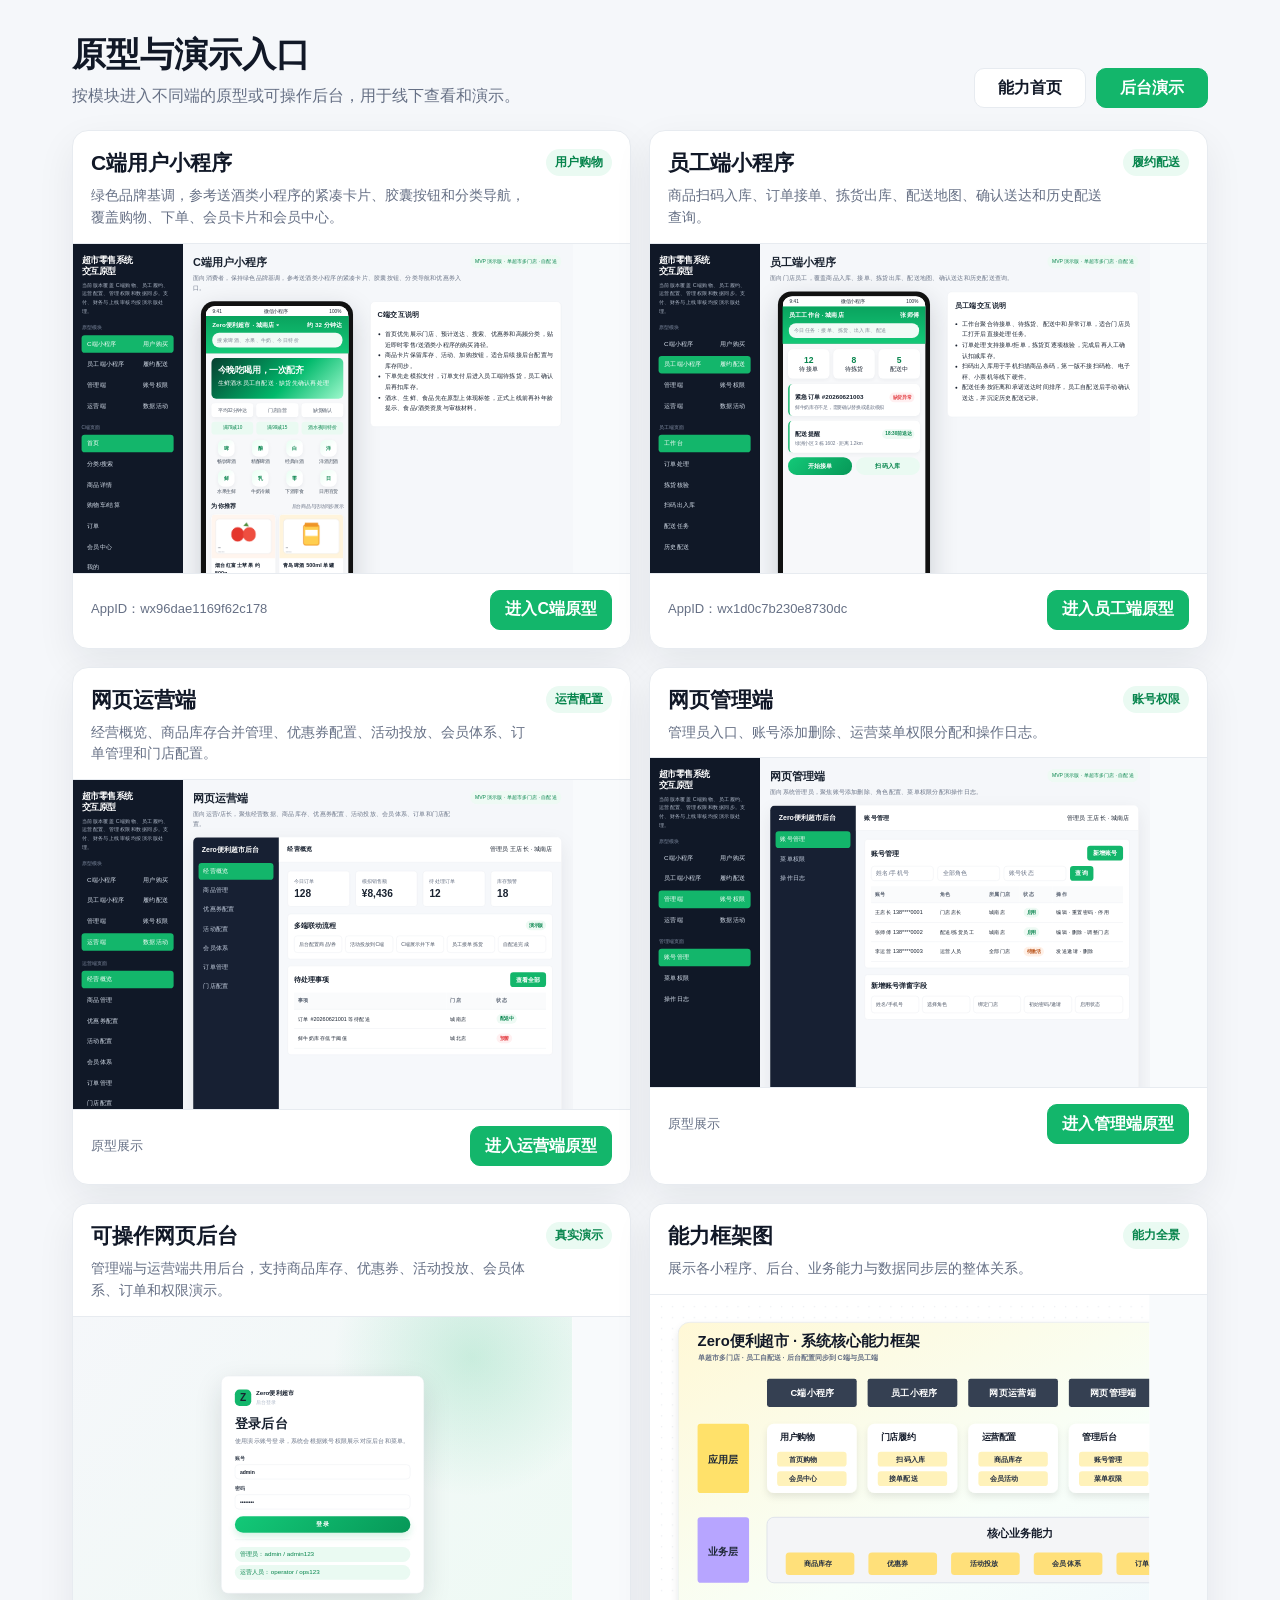
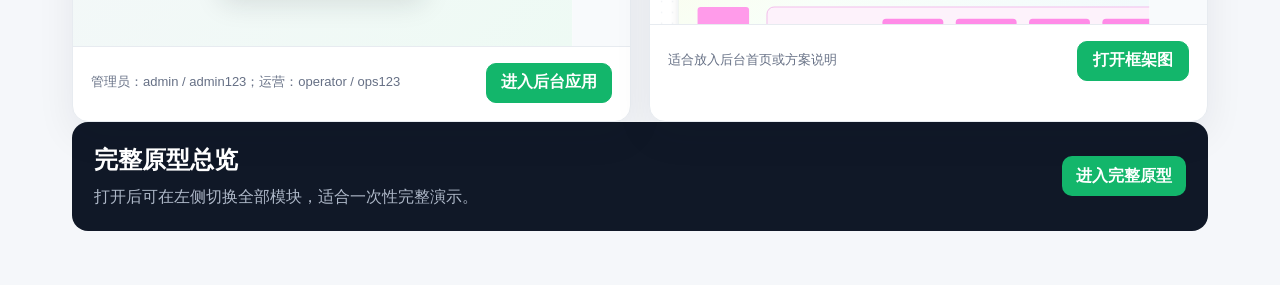
<file: docs/share/index.html>
<!doctype html>
<html lang="zh-CN">
<head>
  <meta charset="utf-8">
  <meta name="viewport" content="width=device-width, initial-scale=1">
  <meta http-equiv="Cache-Control" content="no-cache, no-store, must-revalidate">
  <meta http-equiv="Pragma" content="no-cache">
  <meta http-equiv="Expires" content="0">
  <title>Zero便利超市原型入口</title>
  <style>
    :root {
      --brand: #13b66b;
      --brand-dark: #07854d;
      --ink: #111827;
      --muted: #667085;
      --line: #e7ebf0;
      --bg: #f5f7fa;
      --panel: #ffffff;
      font-family: -apple-system, BlinkMacSystemFont, "Segoe UI", "PingFang SC", "Microsoft YaHei", sans-serif;
    }

    * { box-sizing: border-box; }

    body {
      margin: 0;
      min-height: 100vh;
      background: var(--bg);
      color: var(--ink);
    }

    .page {
      max-width: 1180px;
      margin: 0 auto;
      padding: 34px 22px 54px;
    }

    header {
      display: flex;
      justify-content: space-between;
      align-items: end;
      gap: 20px;
      margin-bottom: 22px;
    }

    h1 {
      margin: 0 0 8px;
      font-size: 34px;
      line-height: 1.2;
    }

    .sub {
      margin: 0;
      color: var(--muted);
      line-height: 1.6;
    }

    .top-actions {
      display: flex;
      gap: 10px;
      flex-wrap: wrap;
      justify-content: flex-end;
    }

    a {
      color: inherit;
      text-decoration: none;
    }

    .btn {
      display: inline-flex;
      align-items: center;
      justify-content: center;
      min-width: 112px;
      height: 40px;
      padding: 0 14px;
      border-radius: 10px;
      border: 1px solid var(--line);
      background: #fff;
      font-weight: 800;
    }

    .btn.primary {
      border-color: var(--brand);
      background: var(--brand);
      color: #fff;
    }

    .grid {
      display: grid;
      grid-template-columns: repeat(2, minmax(0, 1fr));
      gap: 18px;
    }

    .card {
      background: var(--panel);
      border: 1px solid var(--line);
      border-radius: 16px;
      overflow: hidden;
      box-shadow: 0 14px 38px rgba(20, 28, 39, .07);
    }

    .card-head {
      padding: 18px 18px 14px;
      display: flex;
      justify-content: space-between;
      align-items: start;
      gap: 16px;
      border-bottom: 1px solid var(--line);
    }

    .card h2 {
      margin: 0 0 8px;
      font-size: 21px;
    }

    .card p {
      margin: 0;
      color: var(--muted);
      line-height: 1.55;
      font-size: 14px;
    }

    .tag {
      display: inline-flex;
      padding: 5px 9px;
      border-radius: 999px;
      background: #eafaf2;
      color: var(--brand-dark);
      font-size: 12px;
      font-weight: 800;
      white-space: nowrap;
    }

    .preview {
      height: 330px;
      background: #f8fafc;
      border-bottom: 1px solid var(--line);
      overflow: hidden;
    }

    iframe {
      width: 1280px;
      height: 860px;
      border: 0;
      transform: scale(.39);
      transform-origin: top left;
      pointer-events: none;
      background: #fff;
    }

    .actions {
      display: flex;
      justify-content: space-between;
      gap: 12px;
      padding: 16px 18px 18px;
      align-items: center;
    }

    .meta-list {
      color: var(--muted);
      font-size: 13px;
      line-height: 1.45;
    }

    .full {
      grid-column: 1 / -1;
      display: grid;
      grid-template-columns: 1fr auto;
      gap: 18px;
      align-items: center;
      padding: 22px;
      background: #101827;
      color: #fff;
      border-radius: 16px;
    }

    .full h2 {
      margin: 0 0 8px;
      font-size: 24px;
    }

    .full p {
      margin: 0;
      color: #aeb8c8;
      line-height: 1.6;
    }

    .full .btn {
      border: 0;
    }

    @media (max-width: 900px) {
      header { display: block; }
      .top-actions { justify-content: flex-start; margin-top: 14px; }
      .grid { grid-template-columns: 1fr; }
      .actions { align-items: flex-start; flex-direction: column; }
      .full { grid-template-columns: 1fr; }
    }
  </style>
</head>
<body>
  <main class="page">
    <header>
      <div>
        <h1>原型与演示入口</h1>
        <p class="sub">按模块进入不同端的原型或可操作后台，用于线下查看和演示。</p>
      </div>
      <div class="top-actions">
        <a class="btn" href="../index.html">能力首页</a>
        <a class="btn primary" href="../admin-web/index.html">后台演示</a>
      </div>
    </header>

    <section class="grid" id="cards"></section>

    <section class="full">
      <div>
        <h2>完整原型总览</h2>
        <p>打开后可在左侧切换全部模块，适合一次性完整演示。</p>
      </div>
      <a class="btn primary" href="../prototype/index.html" target="_blank" rel="noreferrer">进入完整原型</a>
    </section>
  </main>

  <script>
    const projects = [
      {
        title: 'C端用户小程序',
        tag: '用户购物',
        desc: '绿色品牌基调，参考送酒类小程序的紧凑卡片、胶囊按钮和分类导航，覆盖购物、下单、会员卡片和会员中心。',
        path: '../prototype/index.html?mode=app',
        action: '进入C端原型',
        meta: 'AppID：wx96dae1169f62c178'
      },
      {
        title: '员工端小程序',
        tag: '履约配送',
        desc: '商品扫码入库、订单接单、拣货出库、配送地图、确认送达和历史配送查询。',
        path: '../prototype/index.html?mode=staff',
        action: '进入员工端原型',
        meta: 'AppID：wx1d0c7b230e8730dc'
      },
      {
        title: '网页运营端',
        tag: '运营配置',
        desc: '经营概览、商品库存合并管理、优惠券配置、活动投放、会员体系、订单管理和门店配置。',
        path: '../prototype/index.html?mode=operate',
        action: '进入运营端原型',
        meta: '原型展示'
      },
      {
        title: '网页管理端',
        tag: '账号权限',
        desc: '管理员入口、账号添加删除、运营菜单权限分配和操作日志。',
        path: '../prototype/index.html?mode=manage',
        action: '进入管理端原型',
        meta: '原型展示'
      },
      {
        title: '可操作网页后台',
        tag: '真实演示',
        desc: '管理端与运营端共用后台，支持商品库存、优惠券、活动投放、会员体系、订单和权限演示。',
        path: '../admin-web/index.html',
        action: '进入后台应用',
        meta: '管理员：admin / admin123；运营：operator / ops123'
      },
      {
        title: '能力框架图',
        tag: '能力全景',
        desc: '展示各小程序、后台、业务能力与数据同步层的整体关系。',
        path: '../architecture/system-capability-framework.svg',
        action: '打开框架图',
        meta: '适合放入后台首页或方案说明'
      }
    ];

    const cards = document.getElementById('cards');
    cards.innerHTML = projects.map(project => `
      <article class="card">
        <div class="card-head">
          <div>
            <h2>${project.title}</h2>
            <p>${project.desc}</p>
          </div>
          <span class="tag">${project.tag}</span>
        </div>
        <div class="preview">
          <iframe src="${project.path}" title="${project.title}预览"></iframe>
        </div>
        <div class="actions">
          <div class="meta-list">${project.meta}</div>
          <a class="btn primary" href="${project.path}" target="_blank" rel="noreferrer">${project.action}</a>
        </div>
      </article>
    `).join('');
  </script>
</body>
</html>
</file>
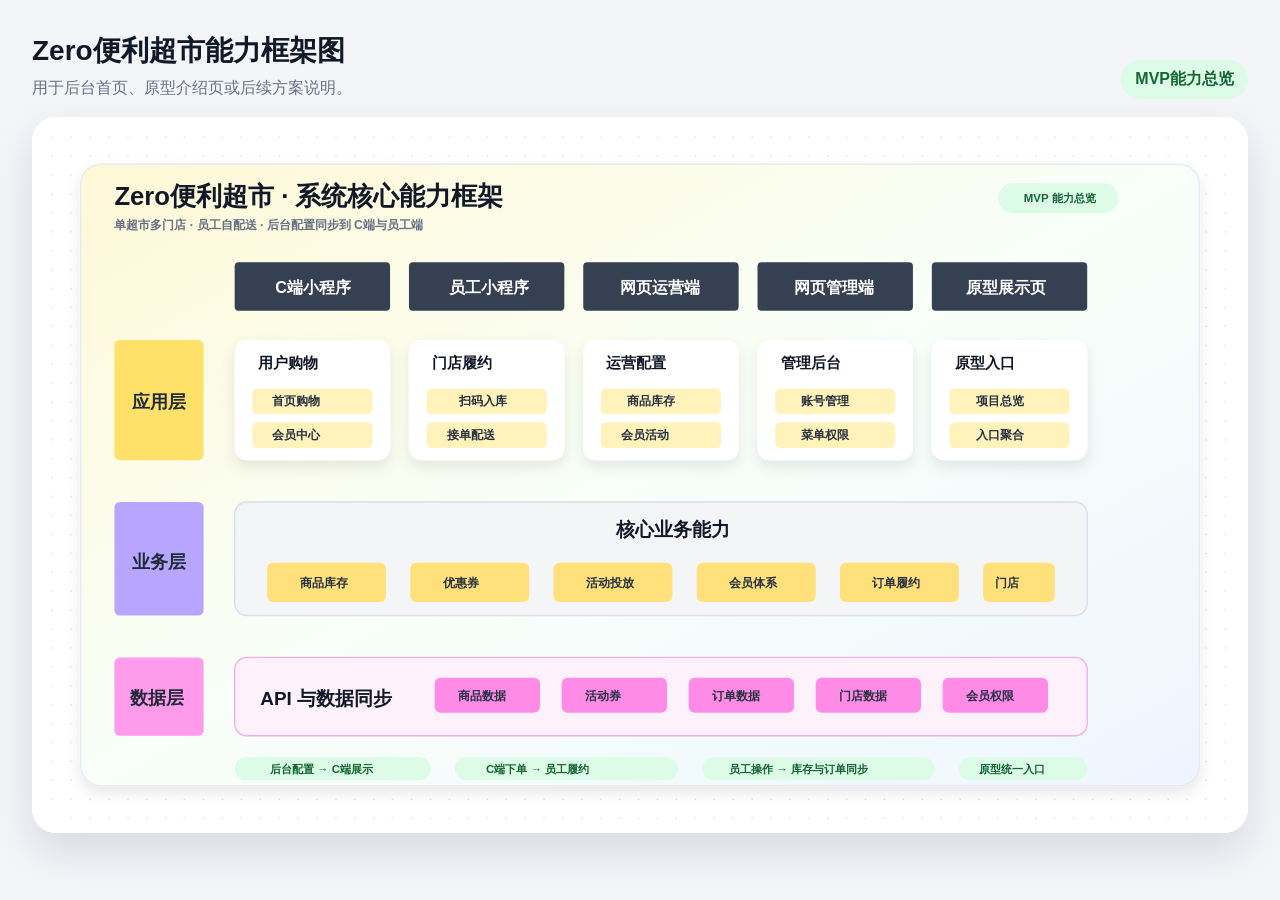
<file: outputs/architecture/index.html>
<!doctype html>
<html lang="zh-CN">
  <head>
    <meta charset="utf-8" />
    <meta name="viewport" content="width=device-width, initial-scale=1" />
    <title>Zero便利超市能力框架图</title>
    <style>
      * {
        box-sizing: border-box;
      }

      body {
        margin: 0;
        min-height: 100vh;
        padding: 32px;
        background: #f3f5f9;
        color: #111827;
        font-family: -apple-system, BlinkMacSystemFont, "PingFang SC", "Microsoft YaHei", Arial, sans-serif;
      }

      .wrap {
        max-width: 1480px;
        margin: 0 auto;
      }

      .head {
        display: flex;
        align-items: end;
        justify-content: space-between;
        gap: 20px;
        margin-bottom: 18px;
      }

      h1 {
        margin: 0;
        font-size: 28px;
      }

      p {
        margin: 8px 0 0;
        color: #667085;
      }

      .badge {
        flex: 0 0 auto;
        padding: 9px 14px;
        border-radius: 999px;
        background: #dcfce7;
        color: #166534;
        font-weight: 800;
      }

      .canvas {
        overflow: auto;
        border-radius: 24px;
        background: #ffffff;
        box-shadow: 0 18px 42px rgba(17, 24, 39, 0.12);
      }

      img {
        display: block;
        width: 100%;
        min-width: 1180px;
        height: auto;
      }
    </style>
  </head>
  <body>
    <main class="wrap">
      <div class="head">
        <div>
          <h1>Zero便利超市能力框架图</h1>
          <p>用于后台首页、原型介绍页或后续方案说明。</p>
        </div>
        <div class="badge">MVP能力总览</div>
      </div>
      <div class="canvas">
        <img src="./system-capability-framework.svg" alt="Zero便利超市能力框架图" />
      </div>
    </main>
  </body>
</html>
</file>
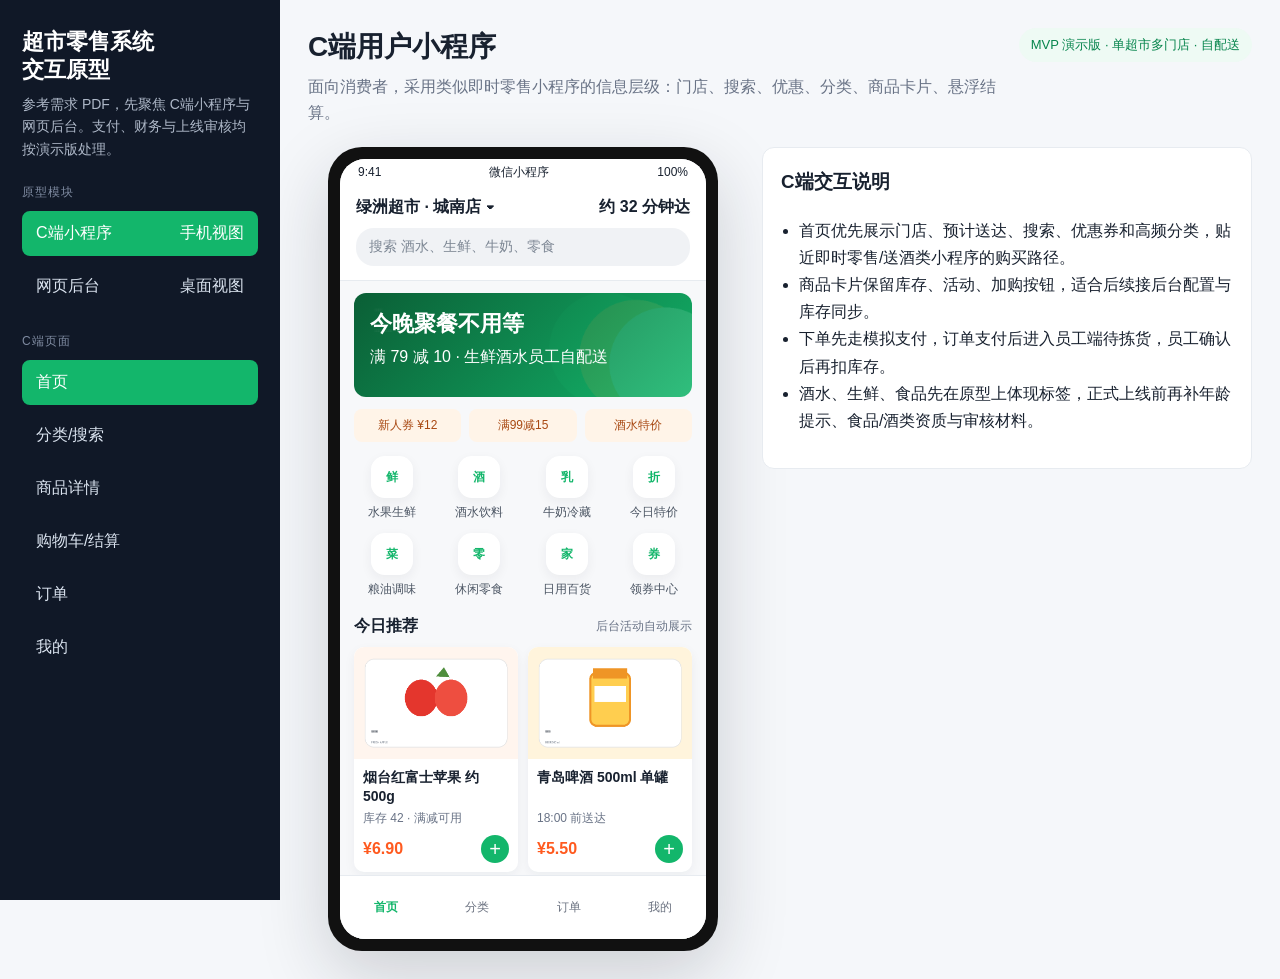
<file: outputs/prototype_v1/index.html>
<!doctype html>
<html lang="zh-CN">
<head>
  <meta charset="utf-8">
  <meta name="viewport" content="width=device-width, initial-scale=1">
  <title>超市零售系统交互原型</title>
  <style>
    :root {
      --brand: #13b66b;
      --brand-dark: #07854d;
      --accent: #ff5a1f;
      --ink: #18212f;
      --muted: #697386;
      --line: #e7ebf0;
      --bg: #f5f7fa;
      --panel: #ffffff;
      --soft: #eefaf4;
      --warn: #fff4e8;
      --danger: #e5484d;
      font-family: -apple-system, BlinkMacSystemFont, "Segoe UI", sans-serif;
    }

    * { box-sizing: border-box; }
    body {
      margin: 0;
      background: var(--bg);
      color: var(--ink);
    }

    .shell {
      min-height: 100vh;
      display: grid;
      grid-template-columns: 280px 1fr;
    }

    .side {
      background: #101827;
      color: #fff;
      padding: 28px 22px;
      position: sticky;
      top: 0;
      height: 100vh;
    }

    .side h1 {
      margin: 0 0 10px;
      font-size: 22px;
      line-height: 1.25;
    }

    .side p {
      margin: 0 0 24px;
      color: #aeb8c8;
      line-height: 1.6;
      font-size: 14px;
    }

    .nav-group { margin-top: 24px; }
    .nav-title {
      color: #7f8ba1;
      font-size: 12px;
      letter-spacing: .08em;
      margin-bottom: 10px;
    }

    button {
      font: inherit;
      border: 0;
      cursor: pointer;
    }

    .nav-btn {
      width: 100%;
      display: flex;
      justify-content: space-between;
      align-items: center;
      margin-bottom: 8px;
      padding: 12px 14px;
      border-radius: 8px;
      background: transparent;
      color: #dbe4f0;
      text-align: left;
    }

    .nav-btn.active {
      background: var(--brand);
      color: #fff;
    }

    .content {
      padding: 28px;
    }

    .topbar {
      display: flex;
      justify-content: space-between;
      align-items: flex-start;
      gap: 20px;
      margin-bottom: 22px;
    }

    .topbar h2 {
      margin: 0 0 8px;
      font-size: 28px;
    }

    .topbar p {
      margin: 0;
      color: var(--muted);
      line-height: 1.6;
    }

    .pill {
      display: inline-flex;
      align-items: center;
      gap: 6px;
      padding: 8px 12px;
      border-radius: 999px;
      background: var(--soft);
      color: var(--brand-dark);
      font-size: 13px;
      white-space: nowrap;
    }

    .stage {
      display: grid;
      grid-template-columns: minmax(360px, 430px) 1fr;
      gap: 24px;
      align-items: start;
    }

    .phone {
      width: 390px;
      max-width: 100%;
      margin: 0 auto;
      background: #111;
      padding: 12px;
      border-radius: 34px;
      box-shadow: 0 24px 70px rgba(20, 28, 39, .18);
    }

    .screen {
      height: 780px;
      overflow: hidden;
      background: #f7f8fa;
      border-radius: 25px;
      position: relative;
      display: flex;
      flex-direction: column;
    }

    .status {
      height: 26px;
      display: flex;
      justify-content: space-between;
      align-items: center;
      padding: 0 18px;
      font-size: 12px;
      background: #fff;
    }

    .mini-page {
      display: none;
      flex: 1;
      overflow: auto;
      padding-bottom: 74px;
    }

    .mini-page.active { display: block; }

    .mini-head {
      background: #fff;
      padding: 12px 16px 14px;
      position: sticky;
      top: 0;
      z-index: 3;
      border-bottom: 1px solid var(--line);
    }

    .store-line {
      display: flex;
      justify-content: space-between;
      align-items: center;
      font-weight: 700;
      margin-bottom: 10px;
    }

    .search {
      background: #f0f2f5;
      color: #7d8794;
      border-radius: 18px;
      padding: 10px 13px;
      font-size: 14px;
    }

    .hero {
      margin: 12px 14px;
      padding: 16px;
      min-height: 104px;
      border-radius: 12px;
      color: #fff;
      background:
        linear-gradient(135deg, rgba(10, 92, 52, .94), rgba(19, 182, 107, .88)),
        url("assets/banner.png") center/cover;
    }

    .hero strong {
      display: block;
      font-size: 22px;
      margin-bottom: 8px;
    }

    .coupon-row {
      display: grid;
      grid-template-columns: repeat(3, 1fr);
      gap: 8px;
      margin: 0 14px 12px;
    }

    .coupon {
      background: var(--warn);
      color: #a84812;
      border-radius: 8px;
      padding: 8px;
      font-size: 12px;
      text-align: center;
    }

    .quick-grid {
      display: grid;
      grid-template-columns: repeat(4, 1fr);
      gap: 12px;
      margin: 14px;
      text-align: center;
      font-size: 12px;
      color: #4b5563;
    }

    .quick-icon {
      width: 42px;
      height: 42px;
      display: grid;
      place-items: center;
      margin: 0 auto 6px;
      border-radius: 14px;
      background: #fff;
      color: var(--brand);
      font-weight: 800;
      box-shadow: 0 4px 12px rgba(28, 39, 57, .06);
    }

    .section-title {
      margin: 18px 14px 10px;
      display: flex;
      justify-content: space-between;
      align-items: center;
      font-weight: 800;
    }

    .section-title span {
      color: var(--muted);
      font-size: 12px;
      font-weight: 500;
    }

    .product-grid {
      display: grid;
      grid-template-columns: 1fr 1fr;
      gap: 10px;
      margin: 0 14px;
    }

    .product-card {
      background: #fff;
      border-radius: 10px;
      overflow: hidden;
      box-shadow: 0 4px 12px rgba(28, 39, 57, .05);
    }

    .product-card img {
      width: 100%;
      height: 112px;
      object-fit: cover;
      display: block;
    }

    .product-info { padding: 9px; }
    .product-name {
      min-height: 38px;
      font-size: 14px;
      line-height: 1.35;
      font-weight: 700;
    }

    .meta {
      color: var(--muted);
      font-size: 12px;
      margin-top: 4px;
    }

    .price-line {
      display: flex;
      justify-content: space-between;
      align-items: center;
      margin-top: 8px;
    }

    .price { color: var(--accent); font-weight: 900; }
    .add {
      width: 28px;
      height: 28px;
      border-radius: 50%;
      background: var(--brand);
      color: #fff;
      font-size: 20px;
      line-height: 1;
    }

    .tabbar {
      position: absolute;
      bottom: 0;
      left: 0;
      right: 0;
      height: 64px;
      background: #fff;
      border-top: 1px solid var(--line);
      display: grid;
      grid-template-columns: repeat(4, 1fr);
      align-items: center;
      text-align: center;
      font-size: 12px;
      z-index: 5;
    }

    .tabbar button {
      background: transparent;
      color: #6b7280;
    }

    .tabbar button.active { color: var(--brand); font-weight: 800; }

    .category-layout {
      display: grid;
      grid-template-columns: 86px 1fr;
      min-height: 690px;
    }

    .cat-menu {
      background: #fff;
      border-right: 1px solid var(--line);
    }

    .cat-menu button {
      width: 100%;
      background: transparent;
      padding: 15px 8px;
      color: #5d6675;
      border-left: 3px solid transparent;
    }

    .cat-menu button.active {
      background: #f2fbf6;
      color: var(--brand-dark);
      border-left-color: var(--brand);
      font-weight: 800;
    }

    .list-card {
      margin: 10px;
      background: #fff;
      border-radius: 10px;
      padding: 10px;
      display: grid;
      grid-template-columns: 78px 1fr;
      gap: 10px;
    }

    .list-card img {
      width: 78px;
      height: 78px;
      border-radius: 8px;
      object-fit: cover;
    }

    .detail-cover {
      width: 100%;
      height: 300px;
      object-fit: cover;
      background: #fff;
    }

    .detail-panel {
      background: #fff;
      margin-top: -12px;
      border-radius: 16px 16px 0 0;
      padding: 18px 16px;
      position: relative;
    }

    .detail-title {
      font-size: 22px;
      font-weight: 900;
      line-height: 1.35;
      margin-bottom: 8px;
    }

    .promise {
      display: grid;
      grid-template-columns: repeat(3, 1fr);
      gap: 8px;
      margin: 12px 0;
    }

    .promise div {
      background: #f6f8fa;
      border-radius: 8px;
      padding: 8px 6px;
      text-align: center;
      font-size: 12px;
      color: #596273;
    }

    .bottom-action {
      position: absolute;
      bottom: 64px;
      left: 0;
      right: 0;
      background: #fff;
      border-top: 1px solid var(--line);
      padding: 10px 14px;
      display: grid;
      grid-template-columns: 1fr 1.4fr;
      gap: 10px;
      z-index: 4;
    }

    .ghost-btn, .primary-btn {
      border-radius: 22px;
      padding: 12px;
      font-weight: 800;
    }

    .ghost-btn { background: #eef2f6; color: var(--ink); }
    .primary-btn { background: var(--brand); color: #fff; }

    .cart-item, .order-card, .profile-card {
      background: #fff;
      border-radius: 12px;
      margin: 12px 14px;
      padding: 13px;
    }

    .cart-item {
      display: grid;
      grid-template-columns: 78px 1fr;
      gap: 10px;
    }

    .cart-item img {
      width: 78px;
      height: 78px;
      border-radius: 8px;
      object-fit: cover;
    }

    .checkout {
      position: absolute;
      left: 0;
      right: 0;
      bottom: 64px;
      background: #fff;
      border-top: 1px solid var(--line);
      display: grid;
      grid-template-columns: 1fr 132px;
      align-items: center;
      gap: 10px;
      padding: 12px 14px;
      z-index: 4;
    }

    .order-status {
      display: flex;
      justify-content: space-between;
      margin-top: 12px;
      color: var(--muted);
      font-size: 12px;
    }

    .order-status b { color: var(--brand-dark); }

    .profile-hero {
      background: linear-gradient(135deg, #13b66b, #07854d);
      color: #fff;
      padding: 24px 18px;
      border-radius: 0 0 20px 20px;
    }

    .profile-grid {
      display: grid;
      grid-template-columns: repeat(4, 1fr);
      gap: 8px;
      text-align: center;
      font-size: 12px;
    }

    .admin {
      display: none;
      background: var(--panel);
      border-radius: 12px;
      min-height: 760px;
      box-shadow: 0 16px 48px rgba(20, 28, 39, .08);
      overflow: hidden;
    }

    body.mode-admin .admin.active { display: grid; grid-template-columns: 220px 1fr; }

    .admin-side {
      background: #172033;
      color: #d8e0ee;
      padding: 20px 14px;
    }

    .admin-logo {
      color: #fff;
      font-size: 18px;
      font-weight: 900;
      margin: 0 0 22px 8px;
    }

    .admin-side button {
      width: 100%;
      text-align: left;
      background: transparent;
      color: #cad4e4;
      padding: 11px 12px;
      margin-bottom: 6px;
      border-radius: 8px;
    }

    .admin-side button.active {
      background: var(--brand);
      color: #fff;
    }

    .admin-main { background: #f6f8fb; }

    .admin-top {
      height: 64px;
      background: #fff;
      border-bottom: 1px solid var(--line);
      display: flex;
      justify-content: space-between;
      align-items: center;
      padding: 0 22px;
    }

    .admin-page {
      display: none;
      padding: 22px;
    }

    .admin-page.active { display: block; }

    .metric-grid {
      display: grid;
      grid-template-columns: repeat(4, 1fr);
      gap: 14px;
      margin-bottom: 18px;
    }

    .metric, .panel {
      background: #fff;
      border-radius: 8px;
      border: 1px solid var(--line);
    }

    .metric { padding: 16px; }
    .metric small { color: var(--muted); }
    .metric strong {
      display: block;
      font-size: 26px;
      margin-top: 8px;
    }

    .panel {
      padding: 16px;
      margin-bottom: 16px;
    }

    .panel-head {
      display: flex;
      justify-content: space-between;
      align-items: center;
      margin-bottom: 14px;
    }

    .panel-head h3 { margin: 0; font-size: 18px; }

    .tool-row {
      display: flex;
      gap: 10px;
      flex-wrap: wrap;
      margin-bottom: 14px;
    }

    .input {
      height: 38px;
      border: 1px solid var(--line);
      background: #fff;
      border-radius: 8px;
      padding: 0 12px;
      color: var(--muted);
      min-width: 160px;
      display: inline-flex;
      align-items: center;
    }

    .small-primary {
      height: 38px;
      border-radius: 8px;
      background: var(--brand);
      color: #fff;
      padding: 0 14px;
      font-weight: 800;
    }

    table {
      width: 100%;
      border-collapse: collapse;
      background: #fff;
      font-size: 14px;
    }

    th, td {
      text-align: left;
      padding: 12px 10px;
      border-bottom: 1px solid var(--line);
      vertical-align: middle;
    }

    th {
      color: #5f6877;
      font-weight: 700;
      background: #fafbfc;
    }

    .tag {
      display: inline-flex;
      align-items: center;
      padding: 4px 8px;
      border-radius: 999px;
      background: #eefaf4;
      color: var(--brand-dark);
      font-size: 12px;
      font-weight: 700;
    }

    .tag.orange { background: #fff1e8; color: #b85015; }
    .tag.red { background: #fff0f1; color: var(--danger); }

    .flow {
      display: grid;
      grid-template-columns: repeat(5, 1fr);
      gap: 8px;
      margin-top: 14px;
    }

    .flow div {
      background: #fff;
      border: 1px solid var(--line);
      border-radius: 8px;
      padding: 12px;
      font-size: 13px;
      color: #4c5565;
    }

    .notes {
      background: #fff;
      border: 1px solid var(--line);
      border-radius: 12px;
      padding: 18px;
      line-height: 1.7;
    }

    .notes h3 { margin-top: 0; }
    .notes ul { padding-left: 18px; }

    .app-only { display: block; }
    .admin-only { display: none; }

    body.mode-admin .stage { display: block; }
    body.mode-admin .phone, body.mode-admin .app-only { display: none; }
    body.mode-admin .admin, body.mode-admin .admin-only { display: grid; }
    body.mode-admin .admin-only.notes { display: block; }

    @media (max-width: 980px) {
      .shell { grid-template-columns: 1fr; }
      .side { position: relative; height: auto; }
      .stage { grid-template-columns: 1fr; }
      .metric-grid { grid-template-columns: repeat(2, 1fr); }
      .admin.active { grid-template-columns: 1fr; }
      .admin-side { display: flex; overflow-x: auto; gap: 8px; }
      .admin-logo { display: none; }
      .admin-side button { min-width: 120px; }
    }
  </style>
</head>
<body>
  <div class="shell">
    <aside class="side">
      <h1>超市零售系统<br>交互原型</h1>
      <p>参考需求 PDF，先聚焦 C端小程序与网页后台。支付、财务与上线审核均按演示版处理。</p>

      <div class="nav-group">
        <div class="nav-title">原型模块</div>
        <button class="nav-btn active" data-mode="app">C端小程序 <span>手机视图</span></button>
        <button class="nav-btn" data-mode="admin">网页后台 <span>桌面视图</span></button>
      </div>

      <div class="nav-group app-only">
        <div class="nav-title">C端页面</div>
        <button class="nav-btn active mini-nav" data-page="home">首页</button>
        <button class="nav-btn mini-nav" data-page="category">分类/搜索</button>
        <button class="nav-btn mini-nav" data-page="detail">商品详情</button>
        <button class="nav-btn mini-nav" data-page="cart">购物车/结算</button>
        <button class="nav-btn mini-nav" data-page="orders">订单</button>
        <button class="nav-btn mini-nav" data-page="profile">我的</button>
      </div>

      <div class="nav-group admin-only">
        <div class="nav-title">后台页面</div>
        <button class="nav-btn active admin-nav" data-admin="dash">经营概览</button>
        <button class="nav-btn admin-nav" data-admin="goods">商品管理</button>
        <button class="nav-btn admin-nav" data-admin="stock">库存管理</button>
        <button class="nav-btn admin-nav" data-admin="promo">营销活动</button>
        <button class="nav-btn admin-nav" data-admin="admin-orders">订单管理</button>
        <button class="nav-btn admin-nav" data-admin="stores">门店/人员</button>
      </div>
    </aside>

    <main class="content">
      <div class="topbar">
        <div>
          <h2 id="title">C端用户小程序</h2>
          <p id="subtitle">面向消费者，采用类似即时零售小程序的信息层级：门店、搜索、优惠、分类、商品卡片、悬浮结算。</p>
        </div>
        <div class="pill">MVP 演示版 · 单超市多门店 · 自配送</div>
      </div>

      <div class="stage">
        <section class="phone">
          <div class="screen">
            <div class="status"><span>9:41</span><span>微信小程序</span><span>100%</span></div>

            <div class="mini-page active" id="home">
              <div class="mini-head">
                <div class="store-line"><span>绿洲超市 · 城南店 ▾</span><span>约 32 分钟达</span></div>
                <div class="search">搜索 酒水、生鲜、牛奶、零食</div>
              </div>
              <div class="hero"><strong>今晚聚餐不用等</strong>满 79 减 10 · 生鲜酒水员工自配送</div>
              <div class="coupon-row">
                <div class="coupon">新人券 ¥12</div>
                <div class="coupon">满99减15</div>
                <div class="coupon">酒水特价</div>
              </div>
              <div class="quick-grid">
                <div><div class="quick-icon">鲜</div>水果生鲜</div>
                <div><div class="quick-icon">酒</div>酒水饮料</div>
                <div><div class="quick-icon">乳</div>牛奶冷藏</div>
                <div><div class="quick-icon">折</div>今日特价</div>
                <div><div class="quick-icon">菜</div>粮油调味</div>
                <div><div class="quick-icon">零</div>休闲零食</div>
                <div><div class="quick-icon">家</div>日用百货</div>
                <div><div class="quick-icon">券</div>领券中心</div>
              </div>
              <div class="section-title">今日推荐 <span>后台活动自动展示</span></div>
              <div class="product-grid">
                <article class="product-card">
                  <img src="assets/apple.png" alt="苹果">
                  <div class="product-info">
                    <div class="product-name">烟台红富士苹果 约500g</div>
                    <div class="meta">库存 42 · 满减可用</div>
                    <div class="price-line"><span class="price">¥6.90</span><button class="add">+</button></div>
                  </div>
                </article>
                <article class="product-card">
                  <img src="assets/beer.png" alt="啤酒">
                  <div class="product-info">
                    <div class="product-name">青岛啤酒 500ml 单罐</div>
                    <div class="meta">18:00 前送达</div>
                    <div class="price-line"><span class="price">¥5.50</span><button class="add">+</button></div>
                  </div>
                </article>
                <article class="product-card">
                  <img src="assets/milk.png" alt="牛奶">
                  <div class="product-info">
                    <div class="product-name">鲜牛奶 950ml 冷藏配送</div>
                    <div class="meta">低温商品</div>
                    <div class="price-line"><span class="price">¥13.80</span><button class="add">+</button></div>
                  </div>
                </article>
                <article class="product-card">
                  <img src="assets/vegetable.png" alt="蔬菜">
                  <div class="product-info">
                    <div class="product-name">精选上海青 约400g</div>
                    <div class="meta">生鲜称重</div>
                    <div class="price-line"><span class="price">¥4.99</span><button class="add">+</button></div>
                  </div>
                </article>
              </div>
            </div>

            <div class="mini-page" id="category">
              <div class="mini-head">
                <div class="store-line"><span>商品分类</span><span>城南店</span></div>
                <div class="search">搜索商品名称/条码</div>
              </div>
              <div class="category-layout">
                <div class="cat-menu">
                  <button class="active">热销</button><button>生鲜</button><button>酒水</button><button>乳品</button><button>零食</button><button>日百</button>
                </div>
                <div>
                  <div class="list-card">
                    <img src="assets/beer.png" alt="啤酒">
                    <div><b>青岛啤酒 500ml</b><div class="meta">库存 126 · 限时特价</div><div class="price-line"><span class="price">¥5.50</span><button class="add">+</button></div></div>
                  </div>
                  <div class="list-card">
                    <img src="assets/apple.png" alt="苹果">
                    <div><b>红富士苹果 500g</b><div class="meta">后台同步库存 42</div><div class="price-line"><span class="price">¥6.90</span><button class="add">+</button></div></div>
                  </div>
                  <div class="list-card">
                    <img src="assets/milk.png" alt="牛奶">
                    <div><b>鲜牛奶 950ml</b><div class="meta">冷藏 · 库存 18</div><div class="price-line"><span class="price">¥13.80</span><button class="add">+</button></div></div>
                  </div>
                </div>
              </div>
            </div>

            <div class="mini-page" id="detail">
              <img class="detail-cover" src="assets/beer.png" alt="商品详情">
              <div class="detail-panel">
                <div class="price">¥5.50 <span class="meta">限时价 ¥6.50</span></div>
                <div class="detail-title">青岛啤酒 500ml 单罐</div>
                <div class="meta">酒水饮料 · 城南店库存 126 · 下单后员工自配送</div>
                <div class="promise">
                  <div>满79减10</div><div>30分钟左右达</div><div>缺货可退</div>
                </div>
                <div class="section-title" style="margin-left:0;margin-right:0;">商品说明 <span>后台配置</span></div>
                <p class="meta">适合聚餐、夜宵场景。演示版展示价格、库存、活动标签和配送承诺，后续可增加规格选择与年龄提示。</p>
              </div>
              <div class="bottom-action">
                <button class="ghost-btn">加入购物车</button>
                <button class="primary-btn">立即购买</button>
              </div>
            </div>

            <div class="mini-page" id="cart">
              <div class="mini-head">
                <div class="store-line"><span>购物车</span><span>已选 3 件</span></div>
                <div class="search">满 79 减 10，当前还差 ¥18.80</div>
              </div>
              <div class="cart-item">
                <img src="assets/beer.png" alt="啤酒">
                <div><b>青岛啤酒 500ml</b><div class="meta">¥5.50 × 6</div><div class="price-line"><span class="price">¥33.00</span><span>− 6 +</span></div></div>
              </div>
              <div class="cart-item">
                <img src="assets/apple.png" alt="苹果">
                <div><b>红富士苹果 500g</b><div class="meta">¥6.90 × 2</div><div class="price-line"><span class="price">¥13.80</span><span>− 2 +</span></div></div>
              </div>
              <div class="cart-item">
                <img src="assets/milk.png" alt="牛奶">
                <div><b>鲜牛奶 950ml</b><div class="meta">¥13.80 × 1</div><div class="price-line"><span class="price">¥13.80</span><span>− 1 +</span></div></div>
              </div>
              <div class="order-card">
                <b>配送信息</b>
                <div class="meta">绿洲小区 3 栋 1602 · 李先生 138****8888</div>
                <div class="meta">期望 18:00-19:00 送达 · 员工自配送</div>
              </div>
              <div class="checkout">
                <div><b>合计 ¥60.60</b><div class="meta">模拟支付，暂不接真实微信支付</div></div>
                <button class="primary-btn">提交订单</button>
              </div>
            </div>

            <div class="mini-page" id="orders">
              <div class="mini-head">
                <div class="store-line"><span>我的订单</span><span>全部 ▾</span></div>
                <div class="search">搜索订单/商品</div>
              </div>
              <div class="order-card">
                <div class="price-line"><b>订单 #20260621001</b><span class="tag">配送中</span></div>
                <div class="meta">青岛啤酒、苹果、牛奶等 3 件 · ¥60.60</div>
                <div class="order-status"><span>已支付</span><span>已拣货</span><b>配送中</b><span>已完成</span></div>
              </div>
              <div class="order-card">
                <div class="price-line"><b>订单 #20260620018</b><span class="tag orange">待拣货</span></div>
                <div class="meta">上海青、鸡蛋、调味料等 5 件 · ¥48.20</div>
                <div class="order-status"><b>待拣货</b><span>配送中</span><span>完成</span></div>
              </div>
            </div>

            <div class="mini-page" id="profile">
              <div class="profile-hero">
                <h2 style="margin:0 0 6px;">李先生</h2>
                <div>会员等级 普通会员 · 城南店常购用户</div>
              </div>
              <div class="profile-card profile-grid">
                <div><b>2</b><br>待收货</div><div><b>1</b><br>售后</div><div><b>3</b><br>优惠券</div><div><b>5</b><br>地址</div>
              </div>
              <div class="profile-card"><b>地址管理</b><div class="meta">绿洲小区、万达公寓、公司地址</div></div>
              <div class="profile-card"><b>售后入口</b><div class="meta">缺货退款、商品破损、配送异常</div></div>
              <div class="profile-card"><b>个人信息</b><div class="meta">昵称、手机号、授权状态</div></div>
            </div>

            <div class="tabbar">
              <button class="active tab-nav" data-page="home">首页</button>
              <button class="tab-nav" data-page="category">分类</button>
              <button class="tab-nav" data-page="orders">订单</button>
              <button class="tab-nav" data-page="profile">我的</button>
            </div>
          </div>
        </section>

        <aside class="notes app-only">
          <h3>C端交互说明</h3>
          <ul>
            <li>首页优先展示门店、预计送达、搜索、优惠券和高频分类，贴近即时零售/送酒类小程序的购买路径。</li>
            <li>商品卡片保留库存、活动、加购按钮，适合后续接后台配置与库存同步。</li>
            <li>下单先走模拟支付，订单支付后进入员工端待拣货，员工确认后再扣库存。</li>
            <li>酒水、生鲜、食品先在原型上体现标签，正式上线前再补年龄提示、食品/酒类资质与审核材料。</li>
          </ul>
        </aside>

        <section class="admin active">
          <aside class="admin-side">
            <div class="admin-logo">绿洲超市后台</div>
            <button class="active admin-menu" data-admin="dash">经营概览</button>
            <button class="admin-menu" data-admin="goods">商品管理</button>
            <button class="admin-menu" data-admin="stock">库存管理</button>
            <button class="admin-menu" data-admin="promo">营销活动</button>
            <button class="admin-menu" data-admin="admin-orders">订单管理</button>
            <button class="admin-menu" data-admin="stores">门店/人员</button>
          </aside>
          <div class="admin-main">
            <div class="admin-top"><b id="admin-title">经营概览</b><span>管理员 王店长 · 城南店</span></div>

            <div class="admin-page active" id="dash">
              <div class="metric-grid">
                <div class="metric"><small>今日订单</small><strong>128</strong></div>
                <div class="metric"><small>模拟销售额</small><strong>¥8,436</strong></div>
                <div class="metric"><small>待处理订单</small><strong>12</strong></div>
                <div class="metric"><small>库存预警</small><strong>18</strong></div>
              </div>
              <div class="panel">
                <div class="panel-head"><h3>三端联动流程</h3><span class="tag">演示版</span></div>
                <div class="flow">
                  <div>后台配置商品/活动</div><div>C端展示并下单</div><div>员工接单拣货</div><div>人工确认扣库存</div><div>员工自配送完成</div>
                </div>
              </div>
              <div class="panel">
                <div class="panel-head"><h3>待处理事项</h3><button class="small-primary">查看全部</button></div>
                <table><tr><th>事项</th><th>门店</th><th>状态</th></tr><tr><td>订单 #20260621001 等待配送</td><td>城南店</td><td><span class="tag">配送中</span></td></tr><tr><td>鲜牛奶库存低于阈值</td><td>城北店</td><td><span class="tag red">预警</span></td></tr></table>
              </div>
            </div>

            <div class="admin-page" id="goods">
              <div class="panel">
                <div class="panel-head"><h3>商品管理</h3><button class="small-primary">新增商品</button></div>
                <div class="tool-row"><span class="input">商品名称/条码</span><span class="input">全部分类</span><span class="input">上下架状态</span><button class="small-primary">查询</button></div>
                <table>
                  <tr><th>商品</th><th>分类</th><th>售价</th><th>门店状态</th><th>操作</th></tr>
                  <tr><td>青岛啤酒 500ml</td><td>酒水饮料</td><td>¥5.50</td><td><span class="tag">已上架</span></td><td>编辑 · 下架 · 配活动</td></tr>
                  <tr><td>红富士苹果 500g</td><td>水果生鲜</td><td>¥6.90</td><td><span class="tag">已上架</span></td><td>编辑 · 下架 · 配活动</td></tr>
                  <tr><td>鲜牛奶 950ml</td><td>冷藏乳品</td><td>¥13.80</td><td><span class="tag orange">部分门店缺货</span></td><td>编辑 · 补图 · 库存</td></tr>
                </table>
              </div>
            </div>

            <div class="admin-page" id="stock">
              <div class="panel">
                <div class="panel-head"><h3>库存管理</h3><button class="small-primary">人工修正</button></div>
                <div class="tool-row"><span class="input">选择门店：城南店</span><span class="input">库存预警</span><span class="input">出入库记录</span></div>
                <table>
                  <tr><th>商品</th><th>可售库存</th><th>预警阈值</th><th>最近变动</th><th>状态</th></tr>
                  <tr><td>青岛啤酒 500ml</td><td>126</td><td>24</td><td>员工入库 +36</td><td><span class="tag">正常</span></td></tr>
                  <tr><td>鲜牛奶 950ml</td><td>8</td><td>12</td><td>订单扣减 -4</td><td><span class="tag red">预警</span></td></tr>
                  <tr><td>上海青 400g</td><td>32</td><td>10</td><td>盘点修正 -2</td><td><span class="tag">正常</span></td></tr>
                </table>
              </div>
            </div>

            <div class="admin-page" id="promo">
              <div class="panel">
                <div class="panel-head"><h3>营销活动</h3><button class="small-primary">新建活动</button></div>
                <table>
                  <tr><th>活动</th><th>类型</th><th>时间</th><th>适用范围</th><th>状态</th></tr>
                  <tr><td>满79减10</td><td>满减</td><td>06/21-06/30</td><td>全场可用</td><td><span class="tag">进行中</span></td></tr>
                  <tr><td>酒水夜间特价</td><td>限时特价</td><td>18:00-23:00</td><td>酒水饮料</td><td><span class="tag">进行中</span></td></tr>
                  <tr><td>新人优惠券</td><td>优惠券</td><td>长期</td><td>新用户</td><td><span class="tag orange">待启用</span></td></tr>
                </table>
              </div>
            </div>

            <div class="admin-page" id="admin-orders">
              <div class="panel">
                <div class="panel-head"><h3>订单管理</h3><button class="small-primary">导出模拟数据</button></div>
                <div class="tool-row"><span class="input">订单号/手机号</span><span class="input">订单状态</span><span class="input">门店</span><span class="input">今天</span></div>
                <table>
                  <tr><th>订单号</th><th>用户</th><th>金额</th><th>门店</th><th>履约状态</th><th>操作</th></tr>
                  <tr><td>#20260621001</td><td>李先生</td><td>¥60.60</td><td>城南店</td><td><span class="tag">配送中</span></td><td>查看 · 改状态 · 异常</td></tr>
                  <tr><td>#20260621002</td><td>周女士</td><td>¥48.20</td><td>城北店</td><td><span class="tag orange">待拣货</span></td><td>查看 · 分配员工</td></tr>
                  <tr><td>#20260621003</td><td>王先生</td><td>¥132.00</td><td>城南店</td><td><span class="tag red">缺货异常</span></td><td>处理 · 退款模拟</td></tr>
                </table>
              </div>
            </div>

            <div class="admin-page" id="stores">
              <div class="panel">
                <div class="panel-head"><h3>门店/人员</h3><button class="small-primary">新增员工</button></div>
                <table>
                  <tr><th>门店</th><th>地址</th><th>员工</th><th>配送范围</th><th>状态</th></tr>
                  <tr><td>城南店</td><td>绿洲路 88 号</td><td>8 人</td><td>3km</td><td><span class="tag">营业中</span></td></tr>
                  <tr><td>城北店</td><td>云桥路 19 号</td><td>5 人</td><td>2.5km</td><td><span class="tag">营业中</span></td></tr>
                </table>
              </div>
              <div class="panel">
                <div class="panel-head"><h3>权限建议</h3></div>
                <table><tr><th>角色</th><th>权限</th></tr><tr><td>总部管理员</td><td>商品、活动、门店、人员、订单全权限</td></tr><tr><td>门店店长</td><td>本门店库存、订单、员工、上下架</td></tr><tr><td>配送/拣货员工</td><td>员工端订单处理、扫码出入库、配送状态</td></tr></table>
              </div>
            </div>
          </div>
        </section>

        <aside class="notes admin-only">
          <h3>后台交互说明</h3>
          <ul>
            <li>后台作为数据源头，商品、库存、营销活动配置后同步到 C端和员工端。</li>
            <li>库存允许人工确认，演示版重点展示可售库存、预警、出入库记录和人工修正。</li>
            <li>财务先弱化为订单金额与模拟退款字段，后续再补微信支付、退款、对账。</li>
            <li>多门店按单个超市自营处理，保留门店维度，暂不做多商户 SaaS。</li>
          </ul>
        </aside>
      </div>
    </main>
  </div>

  <script>
    const body = document.body;
    const title = document.getElementById('title');
    const subtitle = document.getElementById('subtitle');

    function setMiniPage(id) {
      document.querySelectorAll('.mini-page').forEach(el => el.classList.toggle('active', el.id === id));
      document.querySelectorAll('.mini-nav, .tab-nav').forEach(btn => btn.classList.toggle('active', btn.dataset.page === id));
    }

    function setAdminPage(id) {
      document.querySelectorAll('.admin-page').forEach(el => el.classList.toggle('active', el.id === id));
      document.querySelectorAll('.admin-nav, .admin-menu').forEach(btn => btn.classList.toggle('active', btn.dataset.admin === id));
      const labels = {
        dash: '经营概览',
        goods: '商品管理',
        stock: '库存管理',
        promo: '营销活动',
        'admin-orders': '订单管理',
        stores: '门店/人员'
      };
      document.getElementById('admin-title').textContent = labels[id] || '经营概览';
    }

    document.querySelectorAll('[data-mode]').forEach(btn => {
      btn.addEventListener('click', () => {
        const isAdmin = btn.dataset.mode === 'admin';
        body.classList.toggle('mode-admin', isAdmin);
        document.querySelectorAll('[data-mode]').forEach(item => item.classList.toggle('active', item === btn));
        title.textContent = isAdmin ? '商家网页管理后台' : 'C端用户小程序';
        subtitle.textContent = isAdmin
          ? '面向超市运营/管理人员，围绕商品、库存、订单、营销、门店和人员权限进行统一配置。'
          : '面向消费者，采用类似即时零售小程序的信息层级：门店、搜索、优惠、分类、商品卡片、悬浮结算。';
      });
    });

    document.querySelectorAll('.mini-nav, .tab-nav').forEach(btn => btn.addEventListener('click', () => setMiniPage(btn.dataset.page)));
    document.querySelectorAll('.admin-nav, .admin-menu').forEach(btn => btn.addEventListener('click', () => setAdminPage(btn.dataset.admin)));
  </script>
</body>
</html>
</file>
<file: apps/admin-web/styles.css>
:root {
  --brand: #13b66b;
  --brand-dark: #07854d;
  --accent: #ff5a1f;
  --ink: #18212f;
  --muted: #697386;
  --line: #e7ebf0;
  --bg: #f5f7fa;
  --panel: #fff;
  --danger: #e5484d;
  --warn-bg: #fff1e8;
  --warn: #b85015;
  font-family: -apple-system, BlinkMacSystemFont, "Segoe UI", sans-serif;
}

* { box-sizing: border-box; }

body {
  margin: 0;
  background: var(--bg);
  color: var(--ink);
}

button, input, select, textarea {
  font: inherit;
}

button {
  border: 0;
  cursor: pointer;
}

.login-screen,
.entry-screen {
  position: fixed;
  inset: 0;
  display: grid;
  place-items: center;
  padding: 28px;
  background:
    radial-gradient(circle at 80% 12%, rgba(19, 182, 107, .18), transparent 28%),
    linear-gradient(135deg, #f5f7fa, #eefaf4);
  z-index: 30;
}

.login-card,
.entry-card {
  width: min(820px, 100%);
  padding: 34px;
  border: 1px solid var(--line);
  border-radius: 18px;
  background: #fff;
  box-shadow: 0 24px 70px rgba(20, 28, 39, .13);
}

.login-card {
  width: min(520px, 100%);
}

.entry-brand {
  margin-bottom: 22px;
  color: var(--ink);
}

.entry-brand span {
  color: var(--muted);
}

.entry-card h1 {
  margin-top: 18px;
  font-size: 34px;
}

.login-card h1 {
  margin: 18px 0 10px;
  font-size: 34px;
}

.login-card p,
.entry-card p {
  margin: 0 0 22px;
  color: var(--muted);
  line-height: 1.6;
}

.login-form {
  display: grid;
  gap: 14px;
}

.login-form label {
  display: grid;
  gap: 7px;
  color: #3f4856;
  font-size: 13px;
  font-weight: 800;
}

.login-form .primary {
  height: 42px;
  margin-top: 4px;
}

.demo-accounts {
  display: grid;
  gap: 8px;
  margin-top: 18px;
  padding-top: 18px;
  border-top: 1px solid var(--line);
}

.demo-accounts button {
  height: 38px;
  border-radius: 999px;
  background: #eafaf2;
  color: var(--brand-dark);
  text-align: left;
  padding: 0 12px;
}

.entry-grid {
  display: grid;
  grid-template-columns: 1fr 1fr;
  gap: 16px;
}

.entry-option {
  min-height: 142px;
  padding: 22px;
  border: 1px solid var(--line);
  border-radius: 16px;
  background: #fff;
  color: var(--ink);
  text-align: left;
}

.entry-option:hover {
  border-color: var(--brand);
  box-shadow: 0 12px 30px rgba(19, 182, 107, .12);
}

.entry-option strong,
.entry-option span {
  display: block;
}

.entry-option strong {
  margin-bottom: 10px;
  font-size: 22px;
}

.entry-option span {
  color: var(--muted);
  line-height: 1.6;
}

.app-shell {
  min-height: 100vh;
  display: grid;
  grid-template-columns: 260px 1fr;
}

.sidebar {
  position: sticky;
  top: 0;
  height: 100vh;
  padding: 22px 16px;
  background: #111827;
  color: #fff;
}

.brand {
  display: flex;
  gap: 12px;
  align-items: center;
  margin-bottom: 22px;
}

.brand-mark {
  width: 42px;
  height: 42px;
  display: grid;
  place-items: center;
  border-radius: 12px;
  background: var(--brand);
  font-size: 26px;
  font-weight: 900;
}

.brand strong,
.brand span {
  display: block;
}

.brand span {
  margin-top: 3px;
  color: #aeb8c8;
  font-size: 13px;
}

.role-switch {
  display: grid;
  grid-template-columns: 1fr 1fr;
  gap: 8px;
  padding: 6px;
  margin-bottom: 18px;
  border-radius: 14px;
  background: #1d2738;
}

.role-btn {
  height: 36px;
  border-radius: 10px;
  background: transparent;
  color: #aeb8c8;
}

.role-btn.active {
  background: linear-gradient(135deg, #13c978, #079858);
  color: #fff;
  font-weight: 800;
}

.nav-group {
  display: grid;
  gap: 7px;
}

.nav-btn {
  height: 42px;
  padding: 0 12px;
  border-radius: 10px;
  background: transparent;
  color: #dbe4f0;
  text-align: left;
}

.nav-btn.active {
  background: rgba(19, 182, 107, .18);
  color: #fff;
  font-weight: 800;
}

.hidden { display: none !important; }

.main {
  min-width: 0;
  padding: 24px;
}

.topbar {
  display: flex;
  justify-content: space-between;
  align-items: flex-start;
  gap: 20px;
  margin-bottom: 20px;
}

h1 {
  margin: 0 0 8px;
  font-size: 28px;
}

.topbar p {
  margin: 0;
  color: var(--muted);
}

.top-actions {
  display: flex;
  gap: 10px;
  align-items: center;
}

.store-pill,
.tag {
  display: inline-flex;
  align-items: center;
  height: 28px;
  padding: 0 10px;
  border-radius: 999px;
  background: #eefaf4;
  color: var(--brand-dark);
  font-size: 13px;
  font-weight: 700;
  white-space: nowrap;
}

.tag.warn {
  background: var(--warn-bg);
  color: var(--warn);
}

.tag.danger {
  background: #fff0f1;
  color: var(--danger);
}

.metric-grid {
  display: grid;
  grid-template-columns: repeat(4, 1fr);
  gap: 14px;
  margin-bottom: 18px;
}

.metric,
.panel {
  background: var(--panel);
  border: 1px solid var(--line);
  border-radius: 14px;
  box-shadow: 0 12px 30px rgba(20, 28, 39, .05);
}

.metric {
  padding: 16px;
}

.metric span {
  color: var(--muted);
  font-size: 13px;
}

.metric strong {
  display: block;
  margin-top: 8px;
  font-size: 28px;
}

.metric small {
  display: block;
  margin-top: 7px;
  color: var(--brand-dark);
}

.panel {
  padding: 16px;
  margin-bottom: 16px;
}

.panel-head,
.tool-row {
  display: flex;
  justify-content: space-between;
  align-items: center;
  gap: 10px;
  flex-wrap: wrap;
  margin-bottom: 14px;
}

.panel-head h2 {
  margin: 0;
  font-size: 18px;
}

.tool-row {
  justify-content: flex-start;
}

.input,
.select,
.textarea {
  min-height: 38px;
  border: 1px solid var(--line);
  border-radius: 10px;
  background: #fff;
  color: var(--ink);
  padding: 0 12px;
}

.textarea {
  width: 100%;
  min-height: 82px;
  padding: 10px 12px;
  resize: vertical;
}

.primary,
.secondary,
.danger-btn {
  height: 38px;
  padding: 0 14px;
  border-radius: 999px;
  font-weight: 800;
}

.primary {
  background: linear-gradient(135deg, #13c978, #079858);
  color: #fff;
  box-shadow: 0 10px 18px rgba(19, 182, 107, .18);
}

.secondary {
  background: #eafaf2;
  color: var(--brand-dark);
}

.danger-btn {
  background: #fff0f1;
  color: var(--danger);
}

.link-btn {
  background: transparent;
  color: var(--brand-dark);
  font-weight: 800;
}

.code-id {
  display: inline-flex;
  max-width: 180px;
  padding: 3px 7px;
  border-radius: 6px;
  background: #f1f5f9;
  color: #334155;
  font-size: 12px;
  font-weight: 800;
  white-space: nowrap;
  overflow: hidden;
  text-overflow: ellipsis;
}

.product-thumb {
  display: block;
  width: 52px;
  height: 52px;
  border-radius: 12px;
  object-fit: cover;
  background: #eefaf4;
}

.product-thumb.fallback {
  line-height: 52px;
  color: var(--brand);
  text-align: center;
  font-weight: 900;
}

table {
  width: 100%;
  border-collapse: collapse;
  font-size: 14px;
}

th,
td {
  padding: 12px 10px;
  border-bottom: 1px solid var(--line);
  text-align: left;
  vertical-align: middle;
}

th {
  color: #5f6877;
  background: #fafbfc;
  font-weight: 800;
}

.table-actions {
  display: flex;
  gap: 10px;
  flex-wrap: wrap;
}

.two-col {
  display: grid;
  grid-template-columns: 1.2fr .8fr;
  gap: 16px;
}

.flow {
  display: grid;
  grid-template-columns: repeat(5, 1fr);
  gap: 10px;
}

.flow div {
  padding: 12px;
  border: 1px solid var(--line);
  border-radius: 12px;
  background: #fff;
  color: #4c5565;
  font-size: 13px;
}

.form-grid {
  display: grid;
  grid-template-columns: repeat(2, 1fr);
  gap: 14px;
}

.form-field {
  display: grid;
  gap: 7px;
}

.form-field.full {
  grid-column: 1 / -1;
}

.form-field label {
  color: #3f4856;
  font-size: 13px;
  font-weight: 800;
}

.check-grid {
  display: grid;
  grid-template-columns: repeat(3, 1fr);
  gap: 10px;
}

.check-item {
  display: flex !important;
  align-items: center;
  gap: 8px;
  min-height: 38px;
  padding: 0 10px;
  border: 1px solid var(--line);
  border-radius: 10px;
  background: #fff;
  color: var(--ink) !important;
  font-weight: 600 !important;
}

.modal {
  position: fixed;
  inset: 0;
  display: grid;
  place-items: center;
  padding: 20px;
  background: rgba(17, 24, 39, .5);
  z-index: 20;
}

.modal-panel {
  width: min(720px, 100%);
  max-height: 90vh;
  overflow: auto;
  border-radius: 12px;
  background: #fff;
  box-shadow: 0 24px 70px rgba(20, 28, 39, .28);
}

.modal-head {
  display: flex;
  justify-content: space-between;
  align-items: center;
  padding: 16px 18px;
  border-bottom: 1px solid var(--line);
}

.modal-head h2 {
  margin: 0;
  font-size: 20px;
}

.modal-body {
  padding: 18px;
}

.icon-btn {
  width: 34px;
  height: 34px;
  border-radius: 10px;
  background: #eafaf2;
  color: var(--brand-dark);
  font-size: 24px;
  line-height: 1;
}

.toast {
  position: fixed;
  left: 50%;
  bottom: 24px;
  transform: translateX(-50%);
  padding: 10px 14px;
  border-radius: 999px;
  background: #18212f;
  color: #fff;
  opacity: 0;
  pointer-events: none;
  transition: opacity .2s ease;
}

.toast.show { opacity: 1; }

@media (max-width: 980px) {
  .app-shell {
    grid-template-columns: 1fr;
  }

  .sidebar {
    position: static;
    height: auto;
  }

  .metric-grid,
  .two-col,
  .flow,
  .form-grid,
  .entry-grid,
  .check-grid {
    grid-template-columns: 1fr;
  }

  .topbar {
    display: block;
  }

  .top-actions {
    margin-top: 14px;
  }
}
</file>
